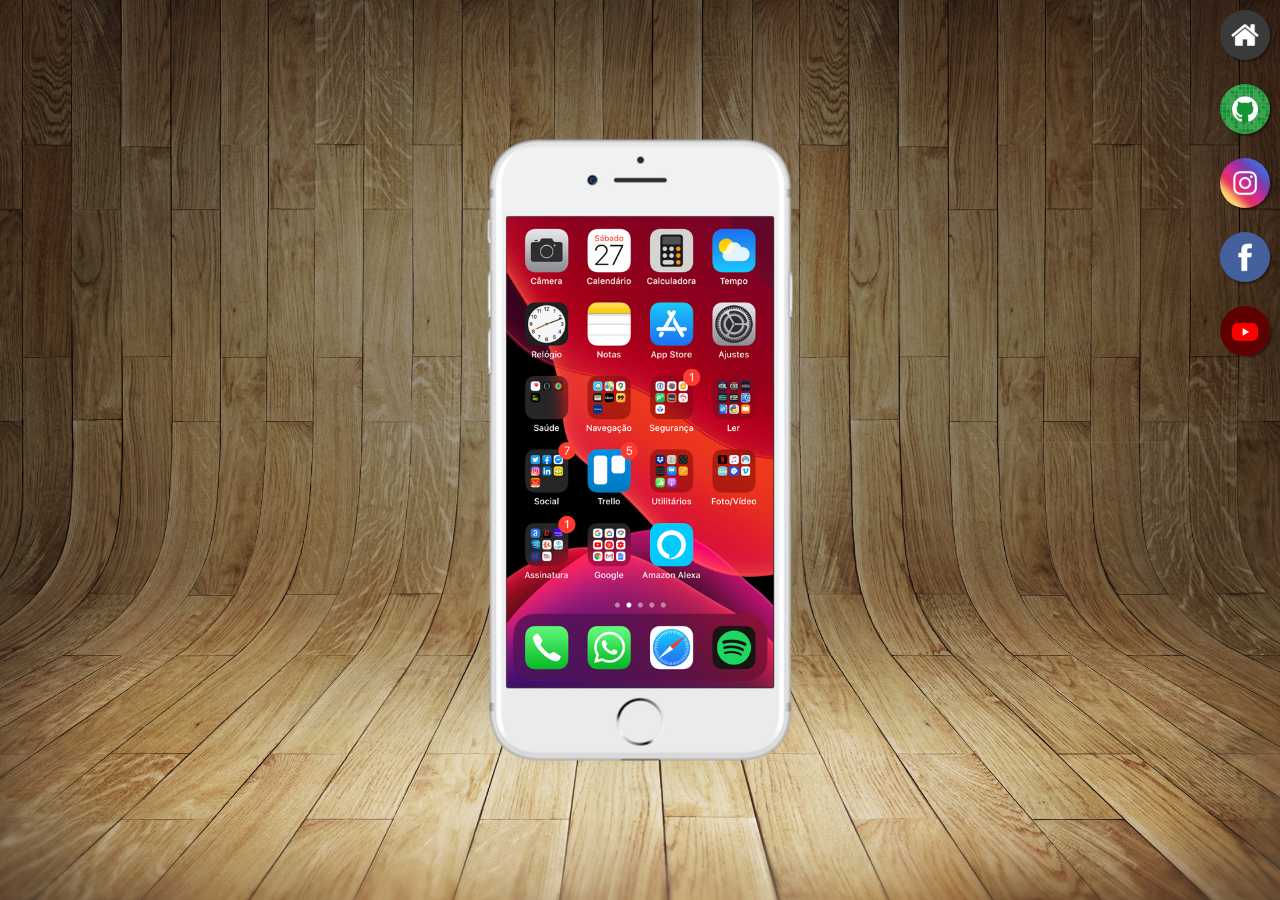
<file: index.html>
<!DOCTYPE html>
<html lang="pt-br">
<head>
    <meta charset="UTF-8">
    <meta http-equiv="X-UA-Compatible" content="IE=edge">
    <meta name="viewport" content="width=device-width, initial-scale=1.0">
    <title>Projeto redes sociais</title>
    <link rel="shortcut icon" href="imagens/favicon.ico" type="image/x-icon">
    <link rel="stylesheet" href="estilos/style.css">
</head>
<body>
    <main>
        <section id="telefone">
            <iframe src="home.html" name="tela" id="tela" frameborder="0" >Seu navegador não é compativel</iframe>
        </section>

        <section id="redes-sociais">
            <a href="home.html" target="tela"><img src="imagens/logo-home.jpg" alt=""></a><br>

            <a href="github.HTML" target="tela"><img src="imagens/logo-github.jpg" alt=""></a><br>

            <a href="instagram.html" target="tela"><img src="imagens/logo-instagram.jpg" alt=""></a><br>

            <a href="facebook.html" target="tela"><img src="imagens/logo-facebook.jpg" alt=""></a> <br>

            <a href="youtube.html" target="tela"><img src="imagens/logo-youtube.jpg" alt=""></a>
            

        </section>
    </main>
</body>
</html>
</file>
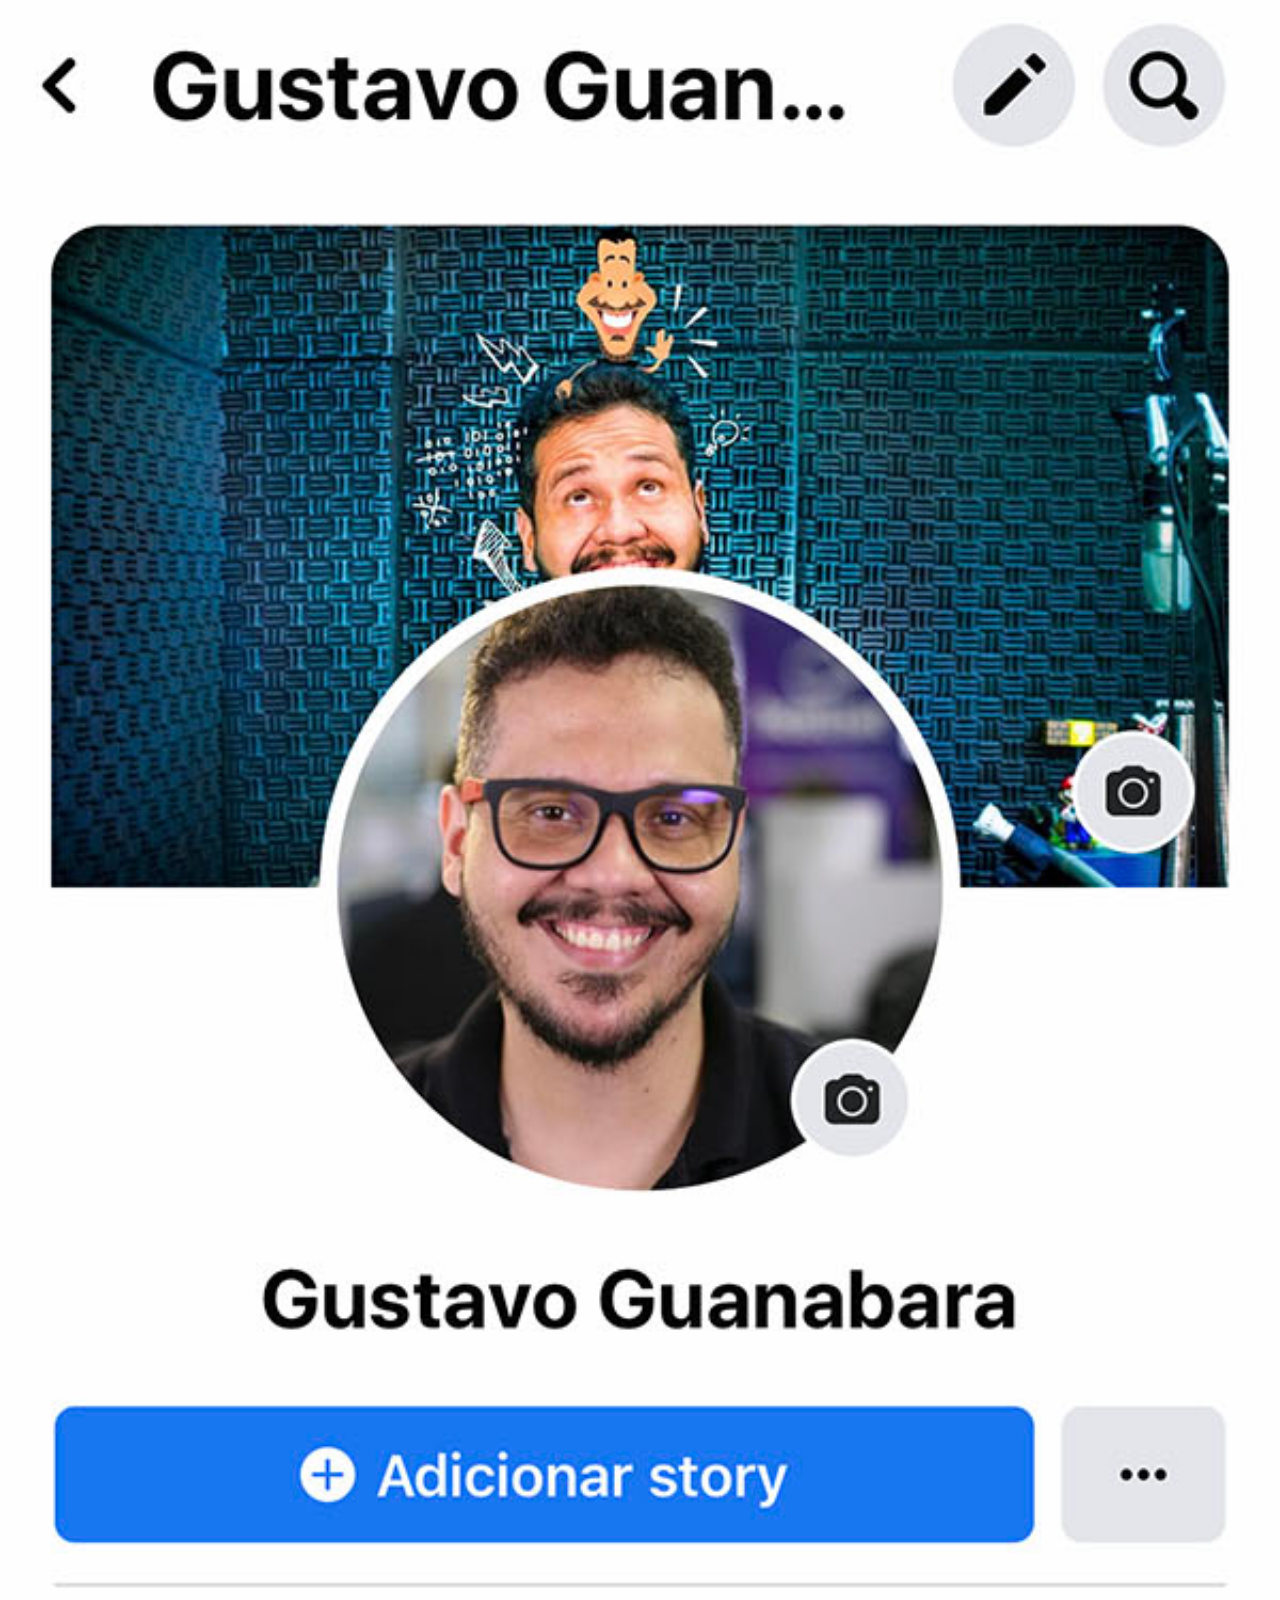
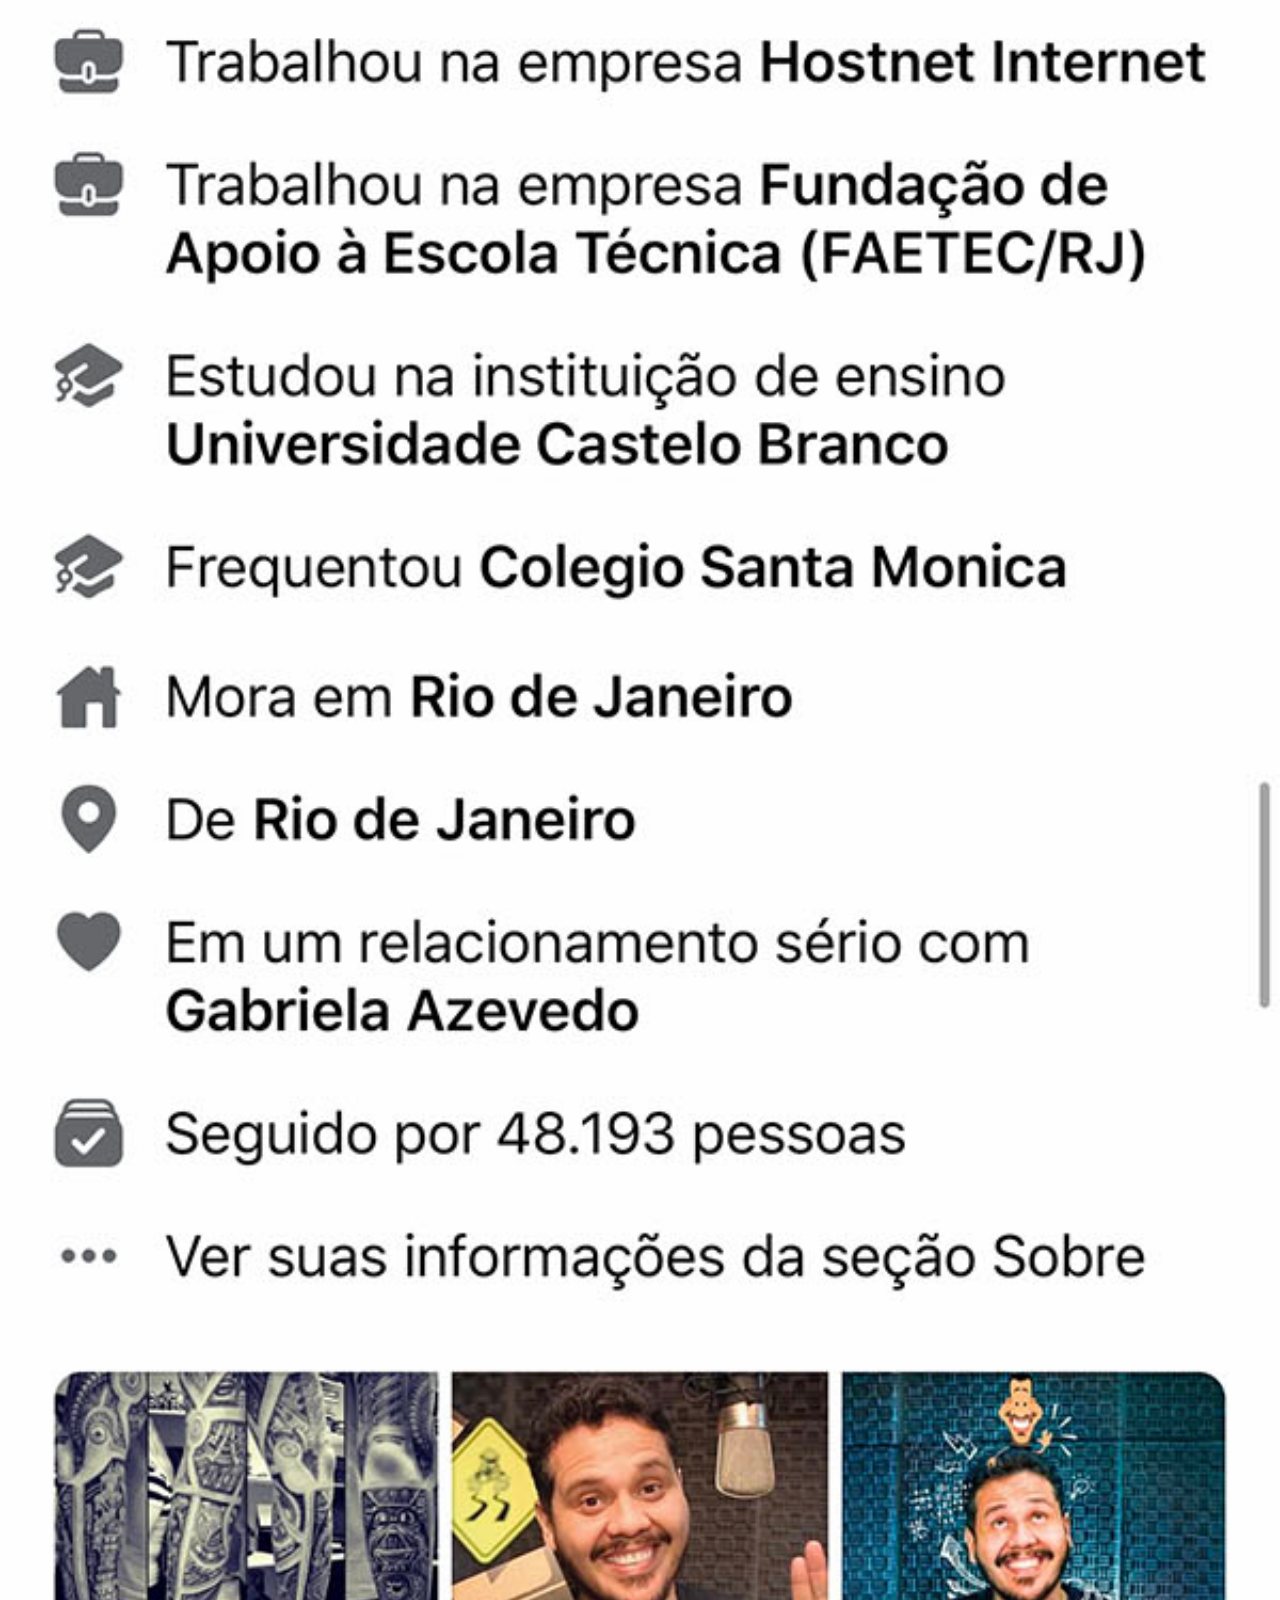
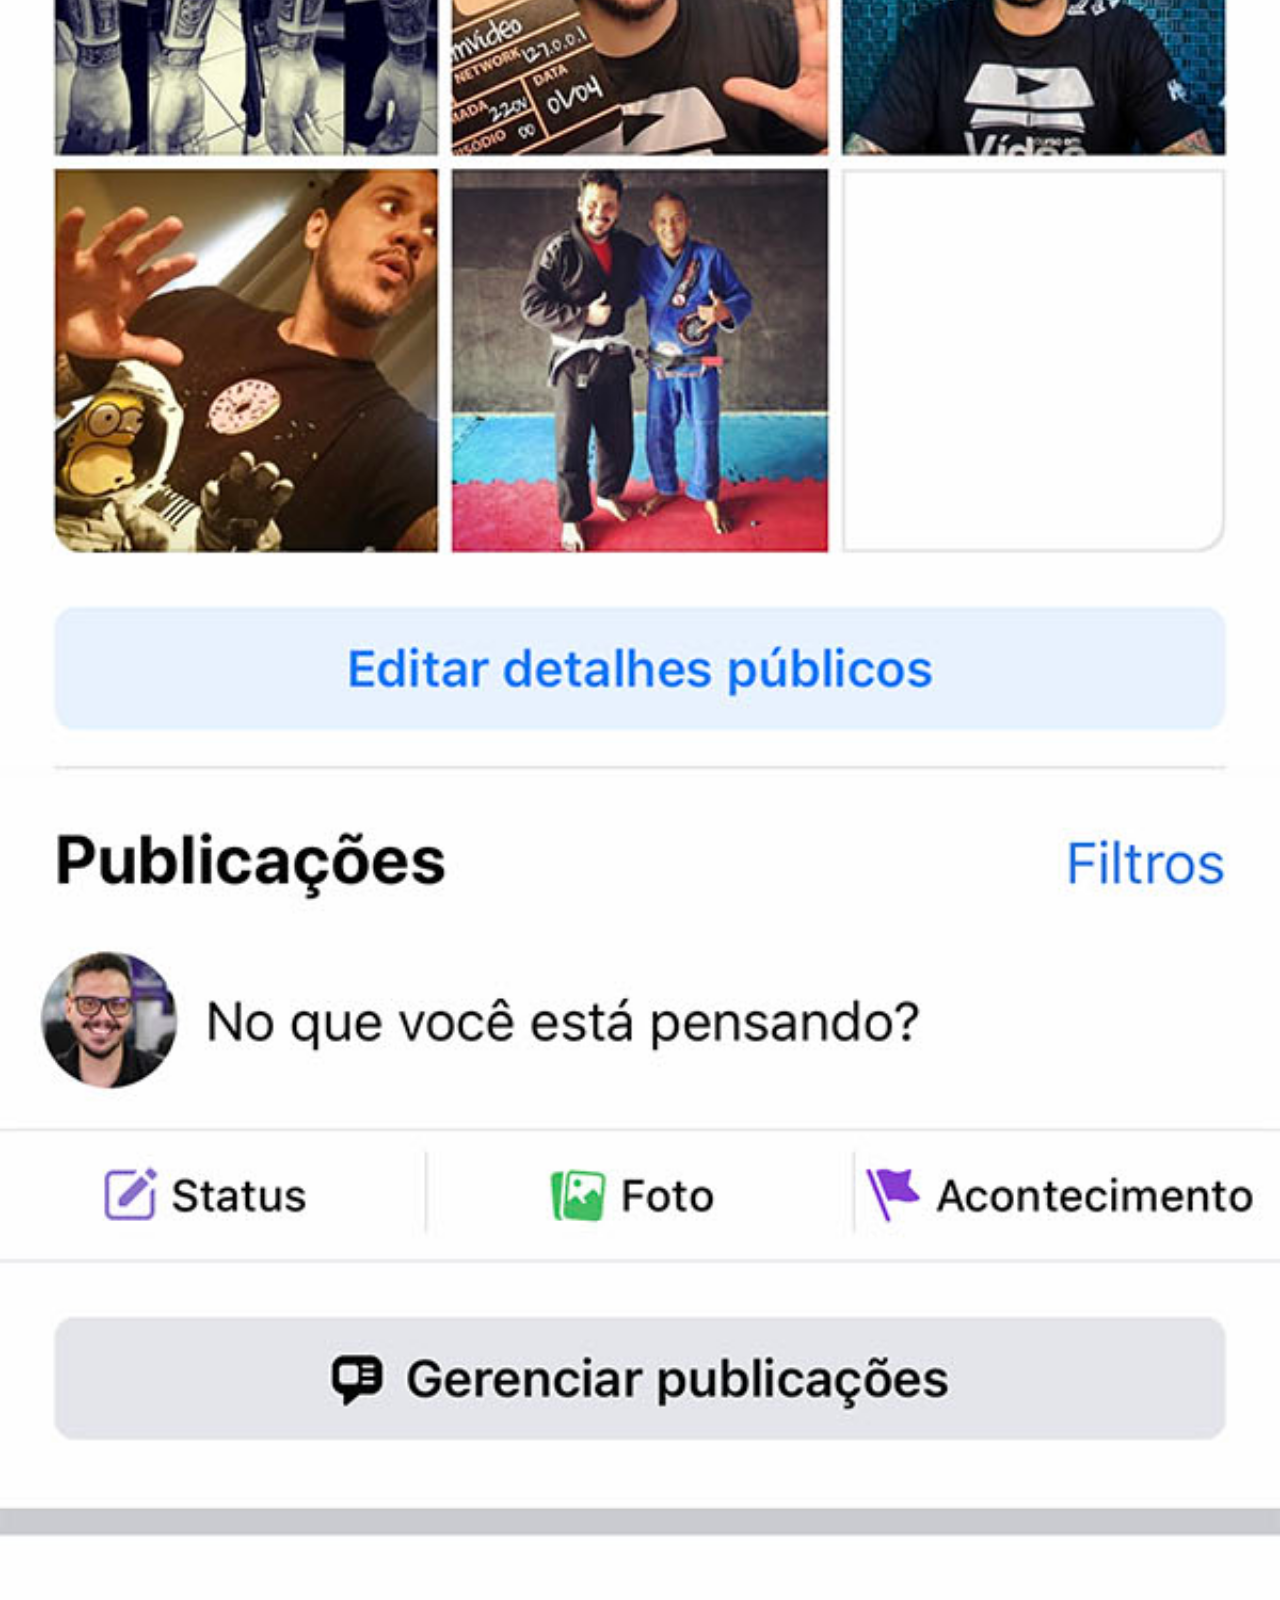
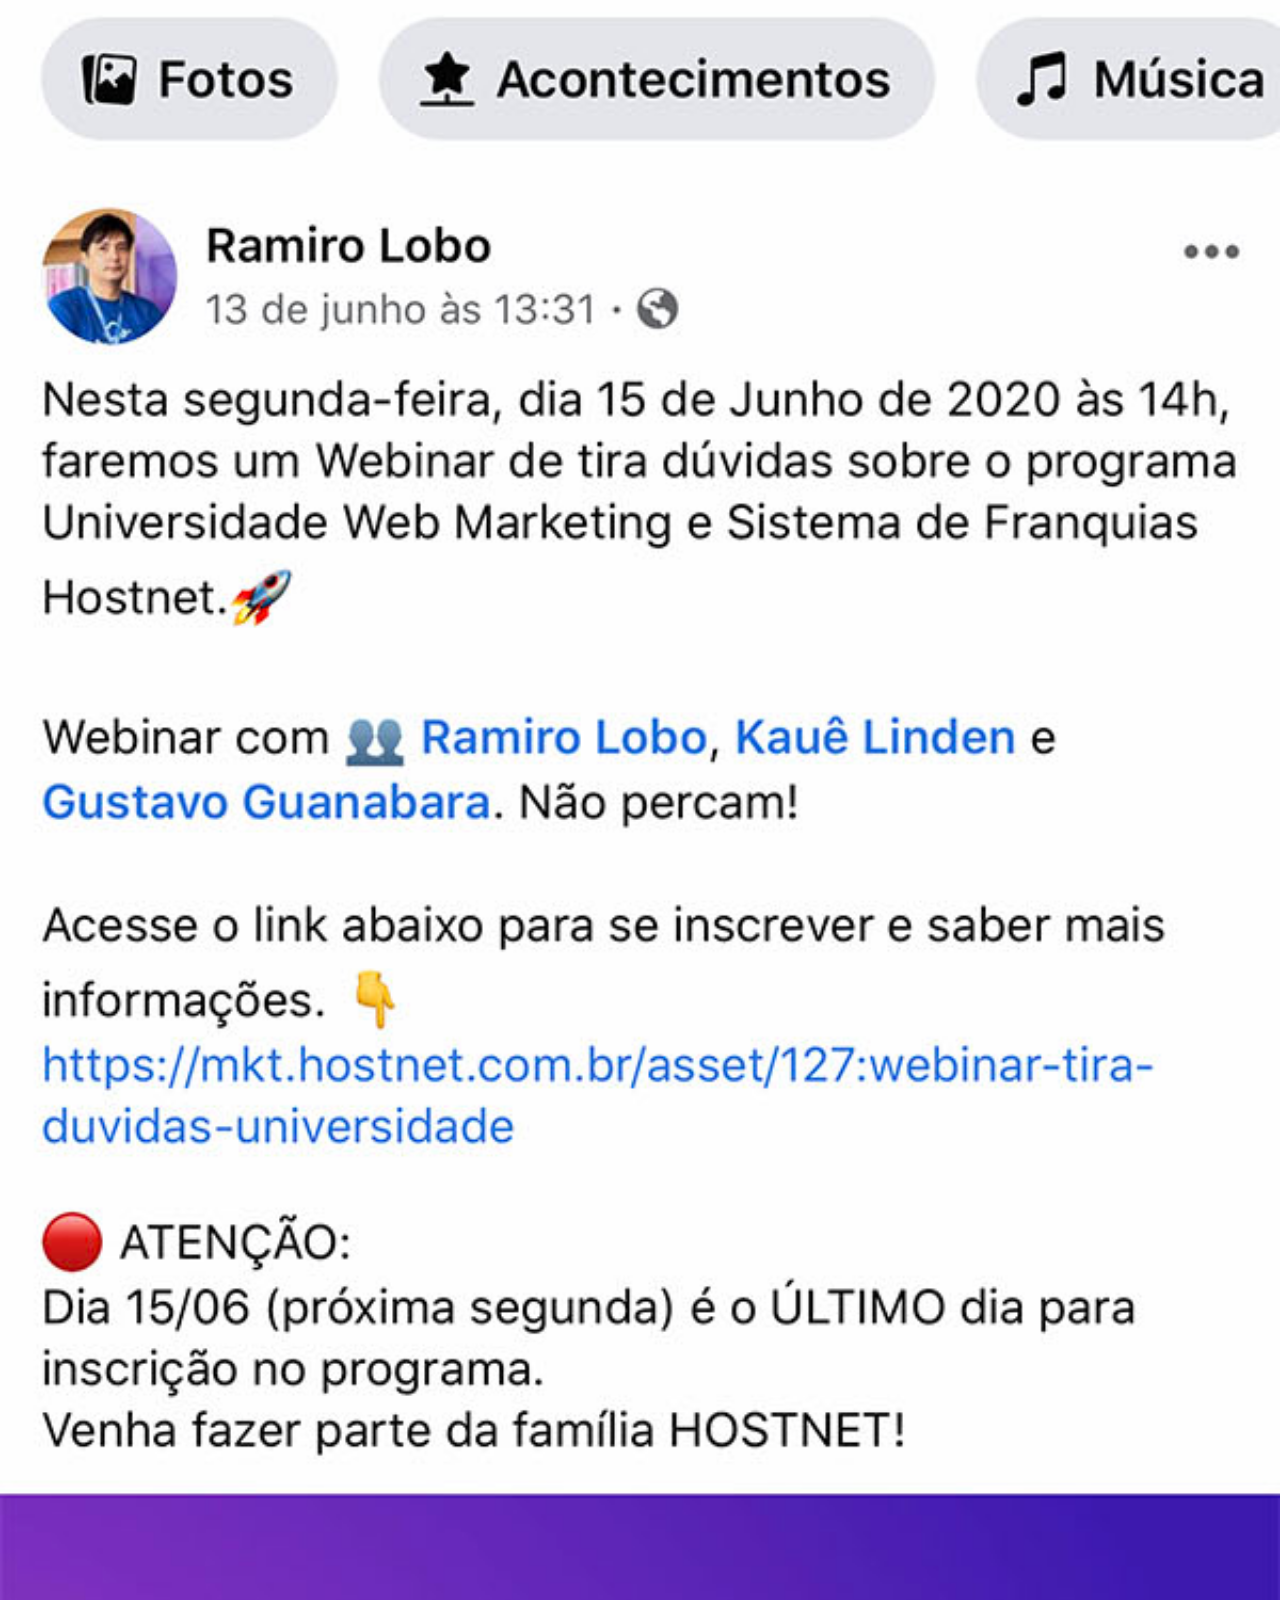
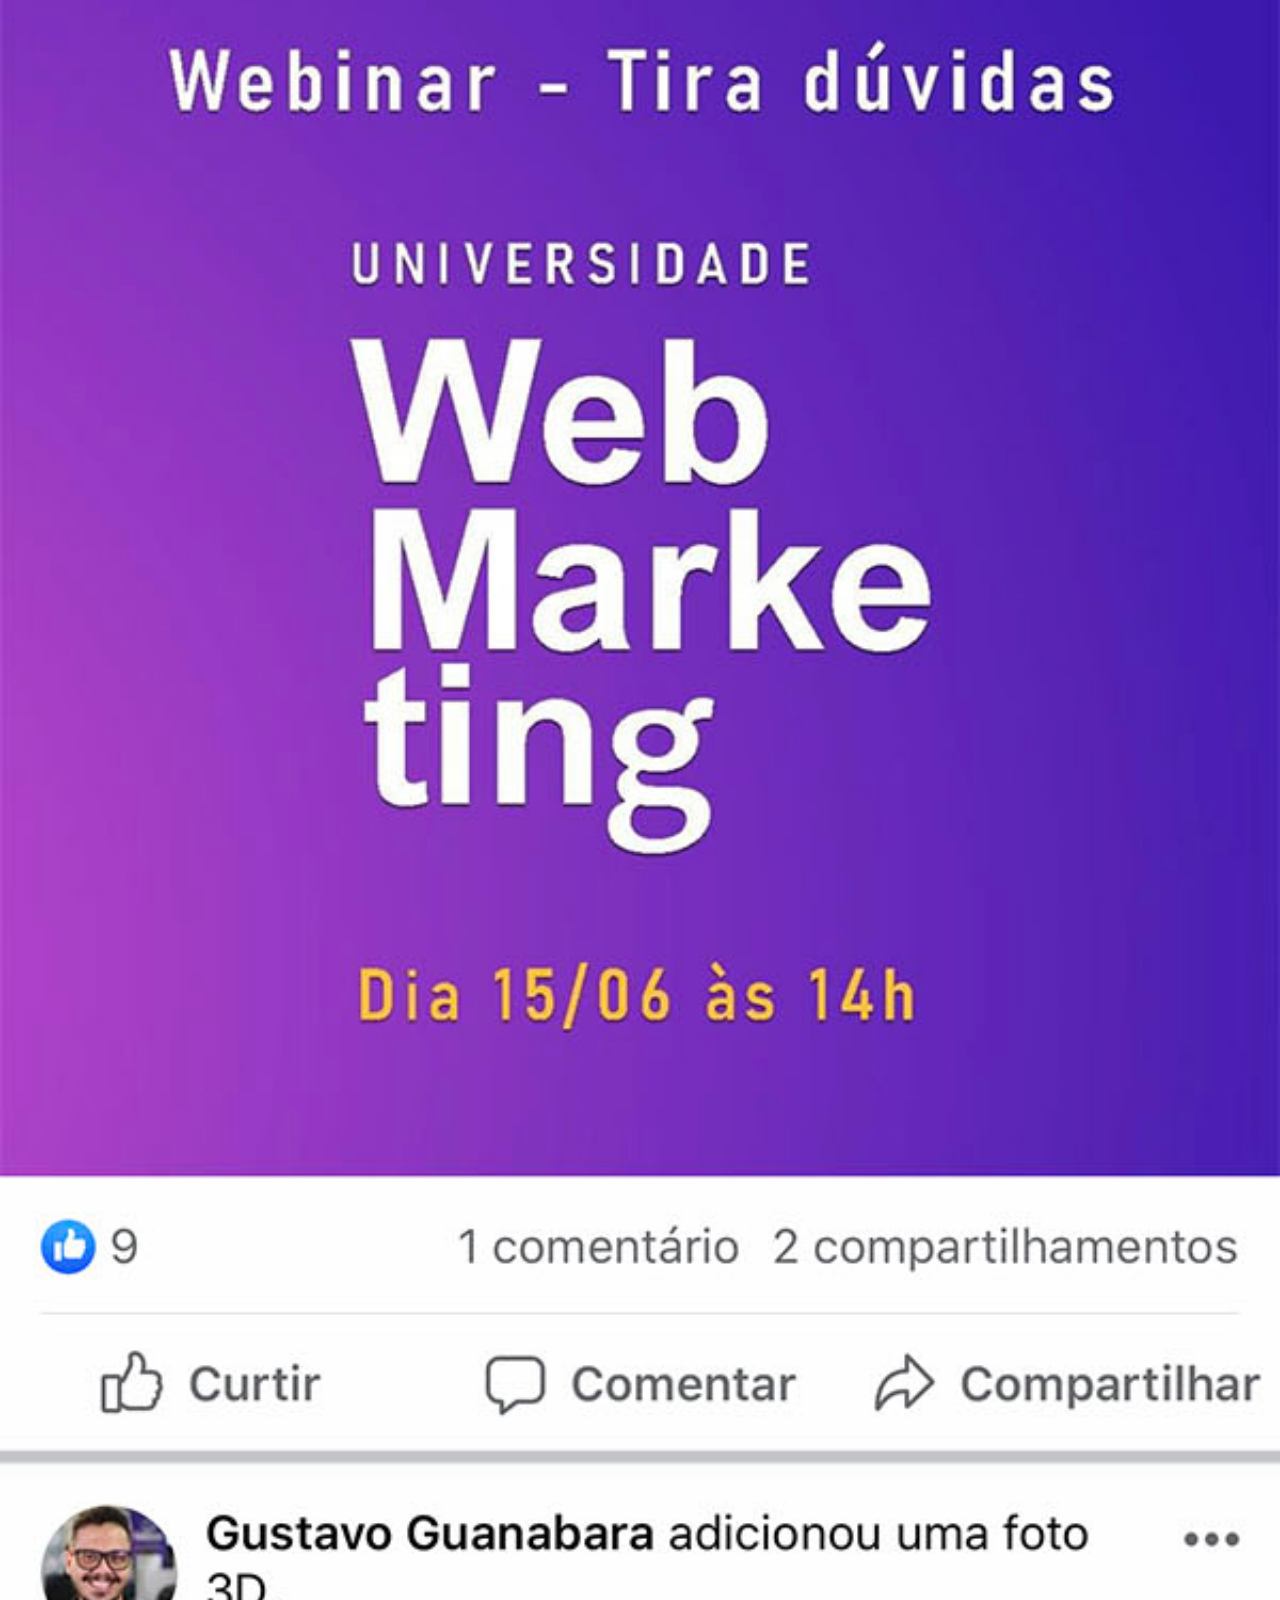
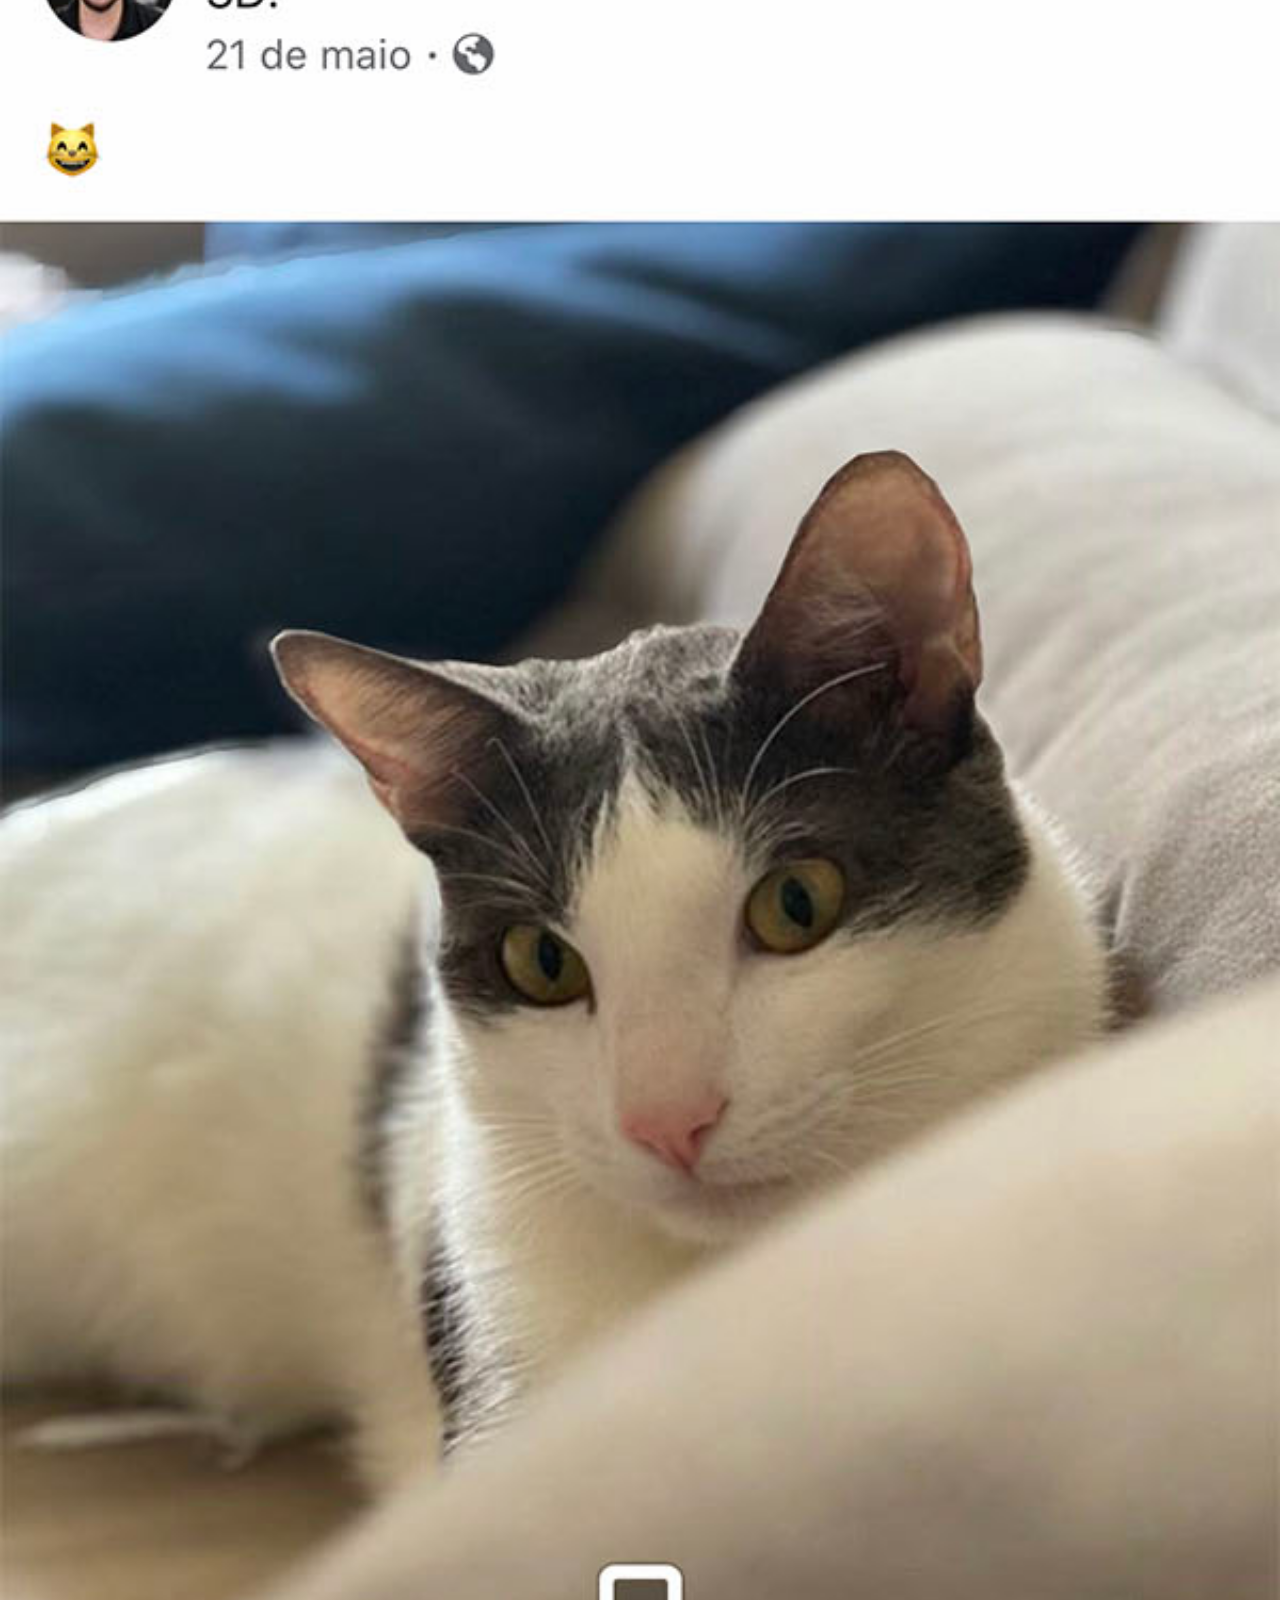
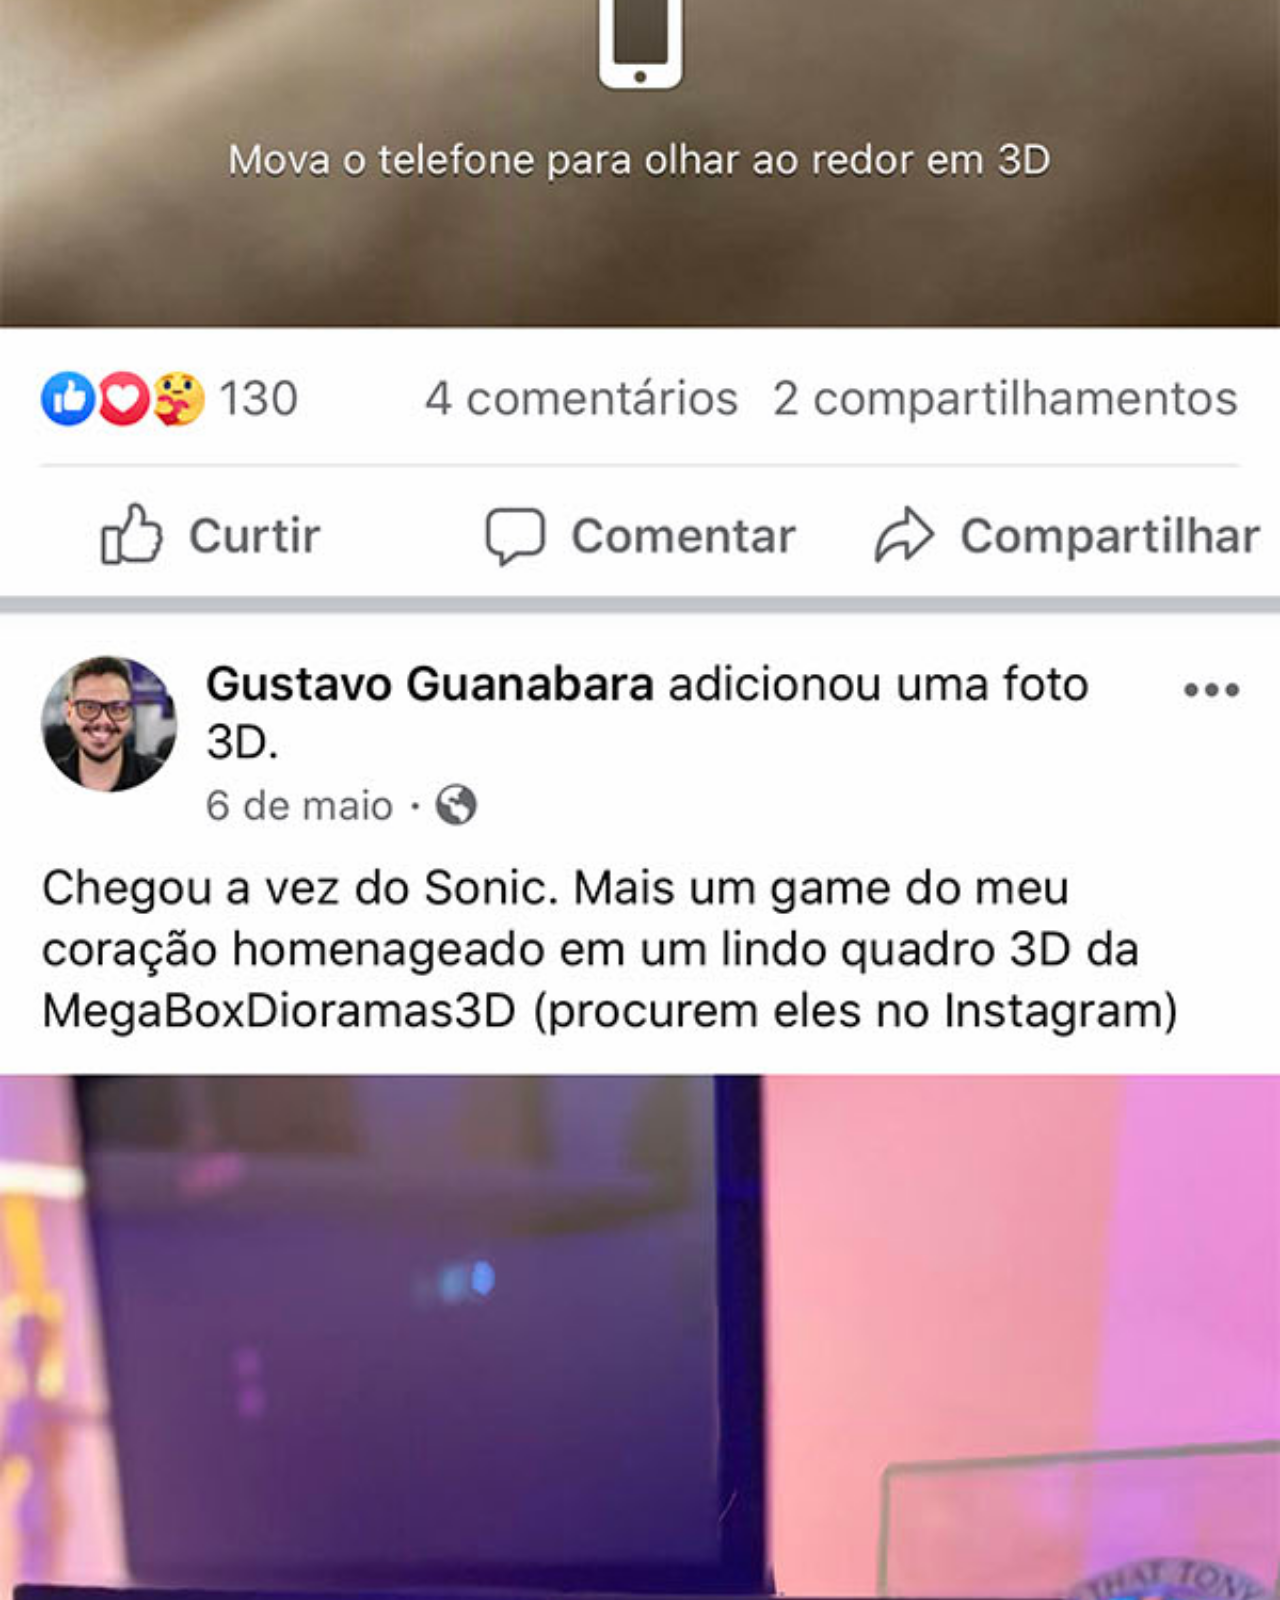
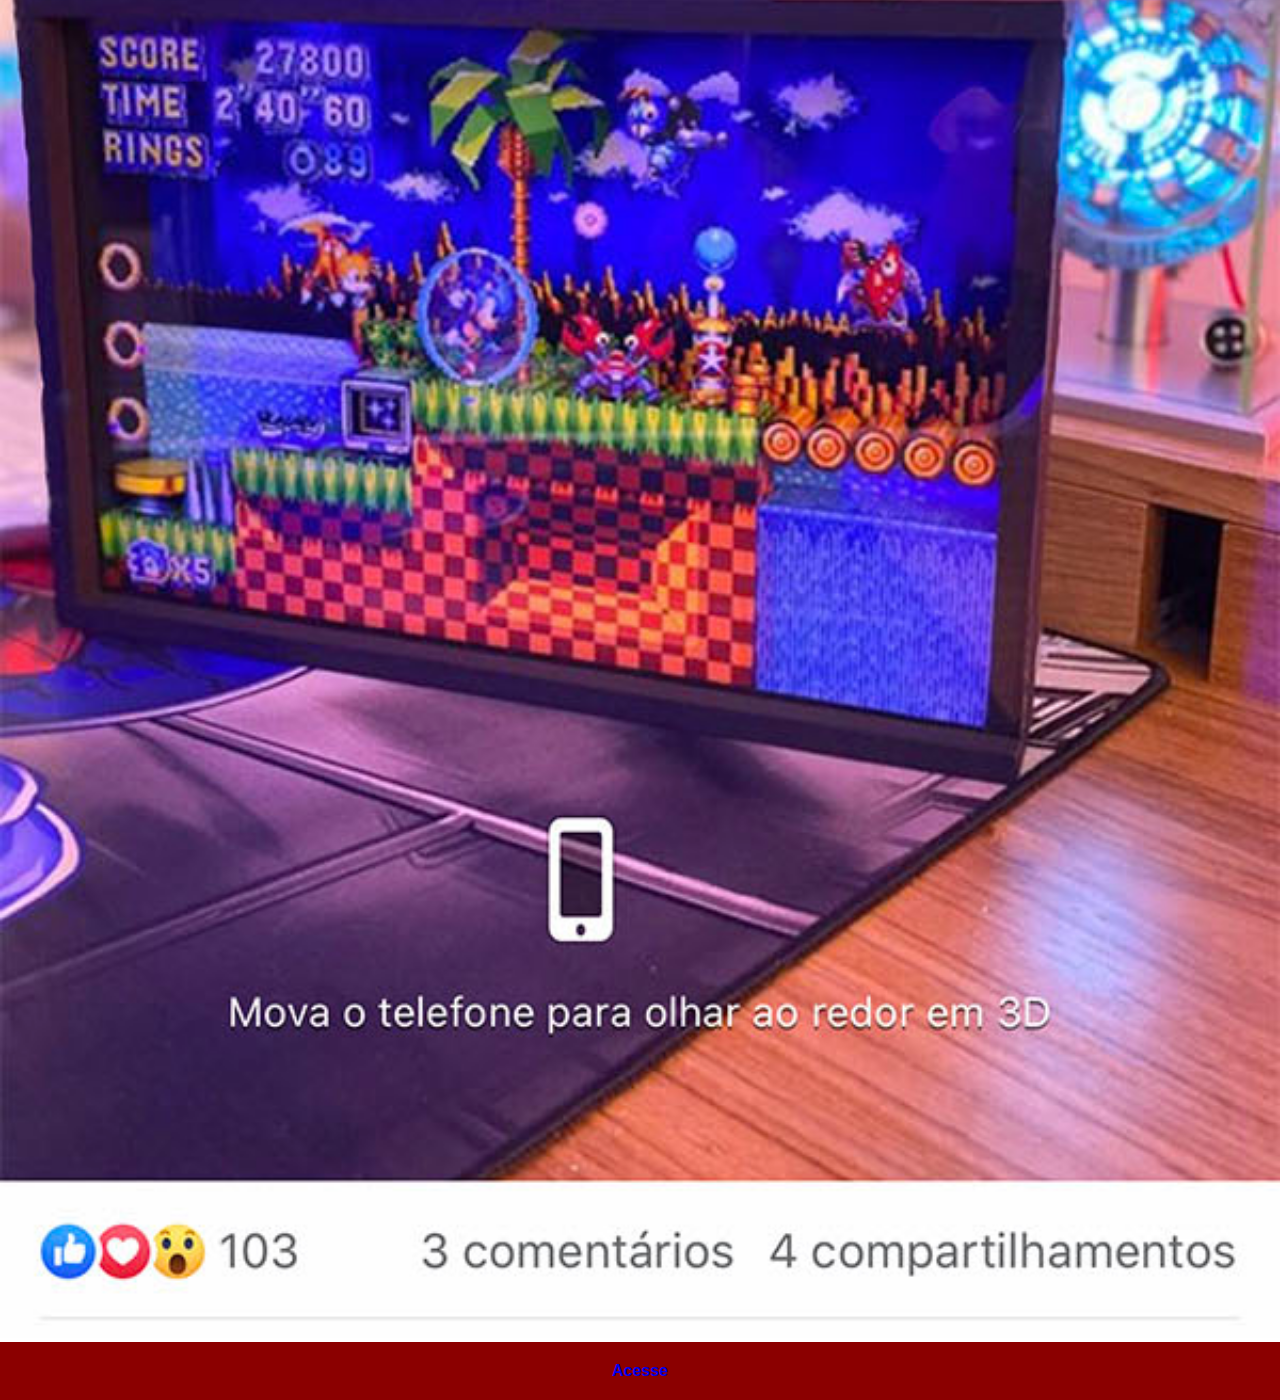
<file: facebook.html>
<!DOCTYPE html>
<html lang="pt-br">
<head>
    <meta charset="UTF-8">
    <meta http-equiv="X-UA-Compatible" content="IE=edge">
    <meta name="viewport" content="width=device-width, initial-scale=1.0">
    <title>Facebook</title>
    <link rel="stylesheet" href="estilos/social.css">
</head>
<body>
    <img src="imagens/tela-facebook.jpg" alt="Facebook">
    <a href="www.facebook.com/gustavoguanabara" target="_blank">Acesse</a>
</body>
</html>
</file>
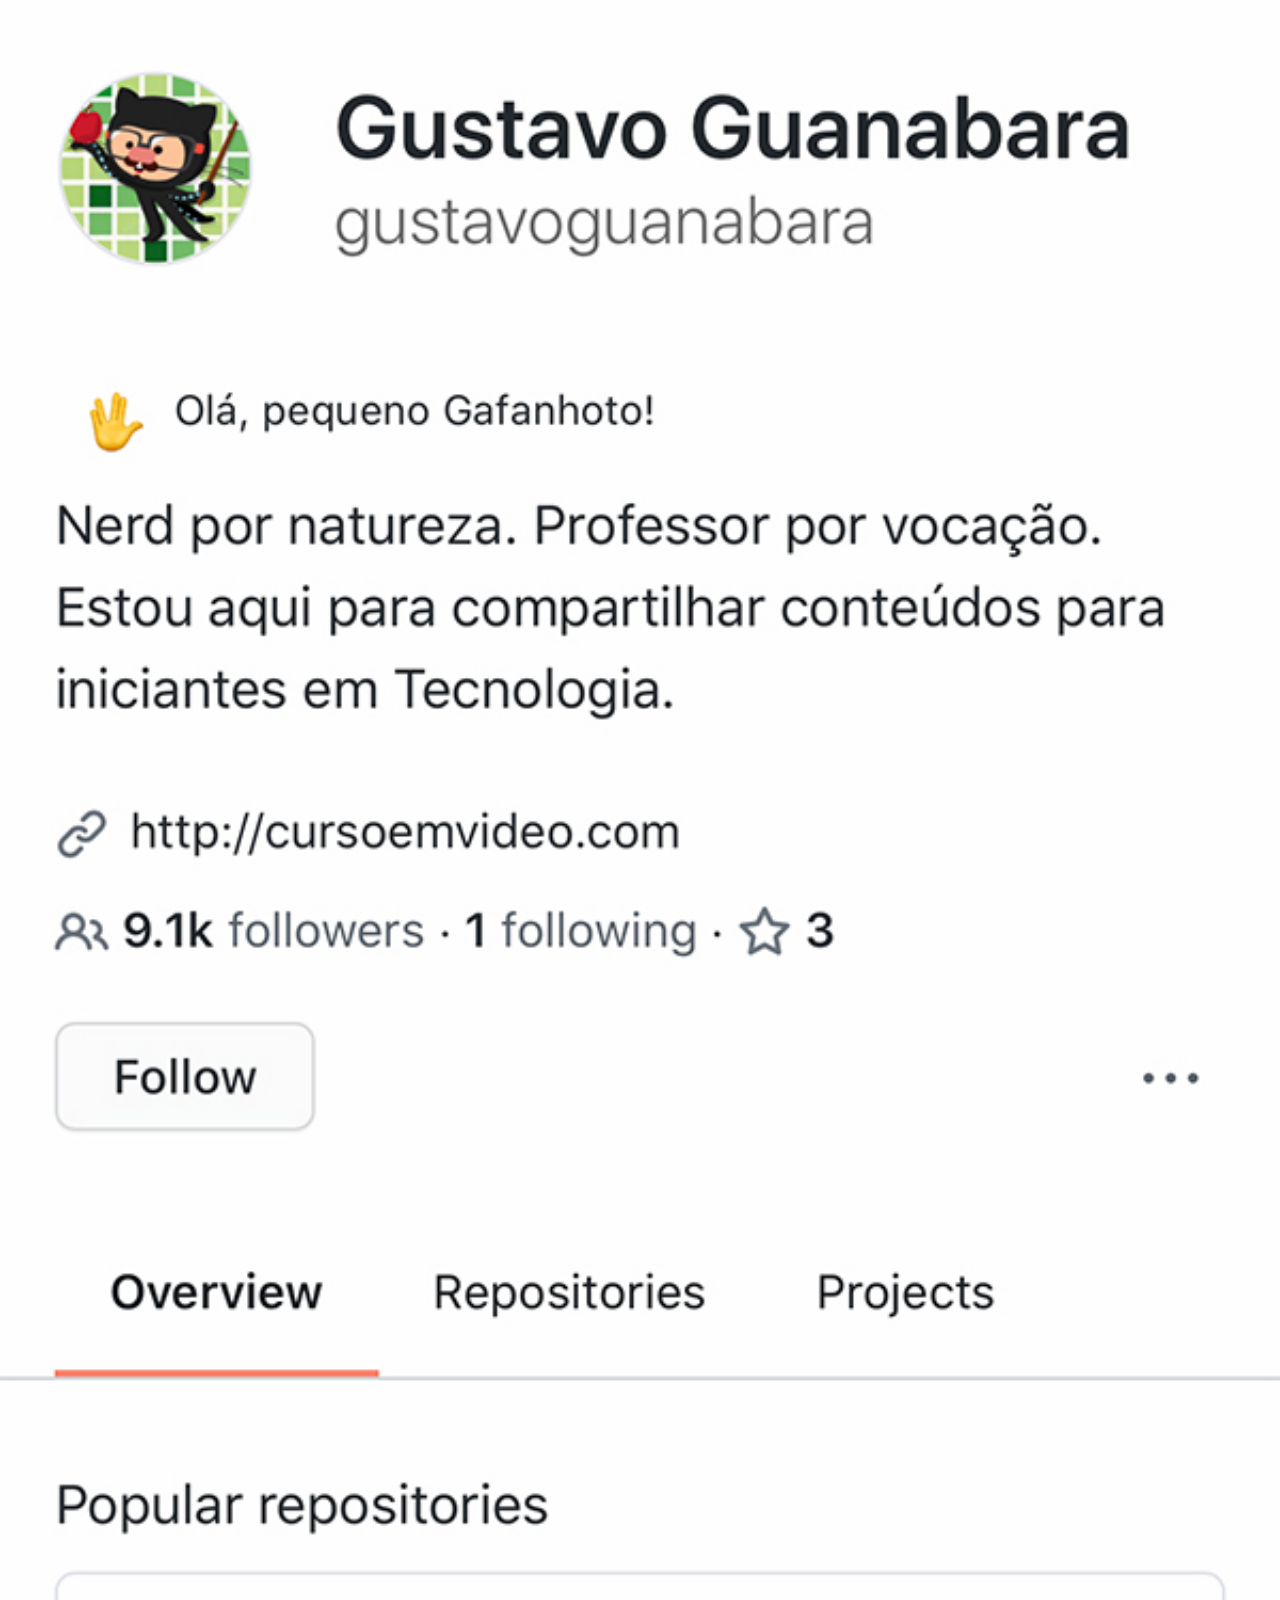
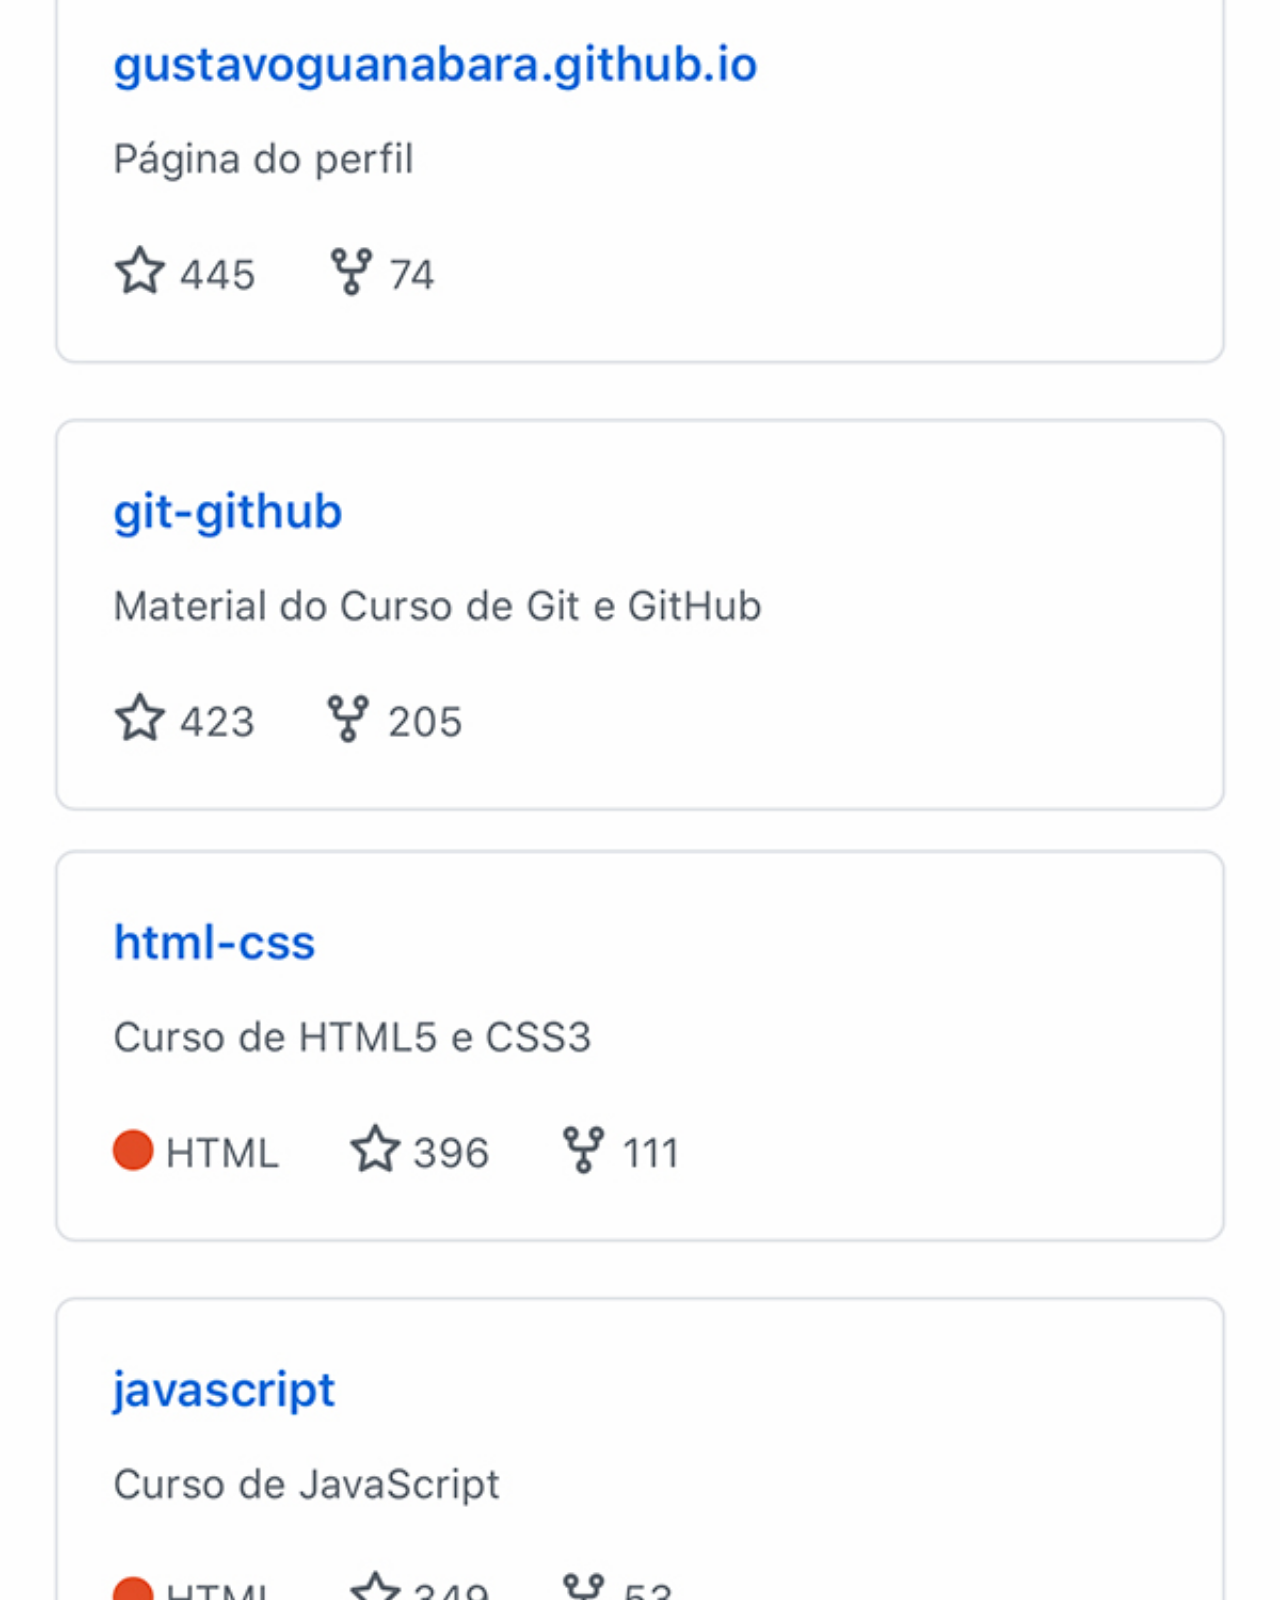
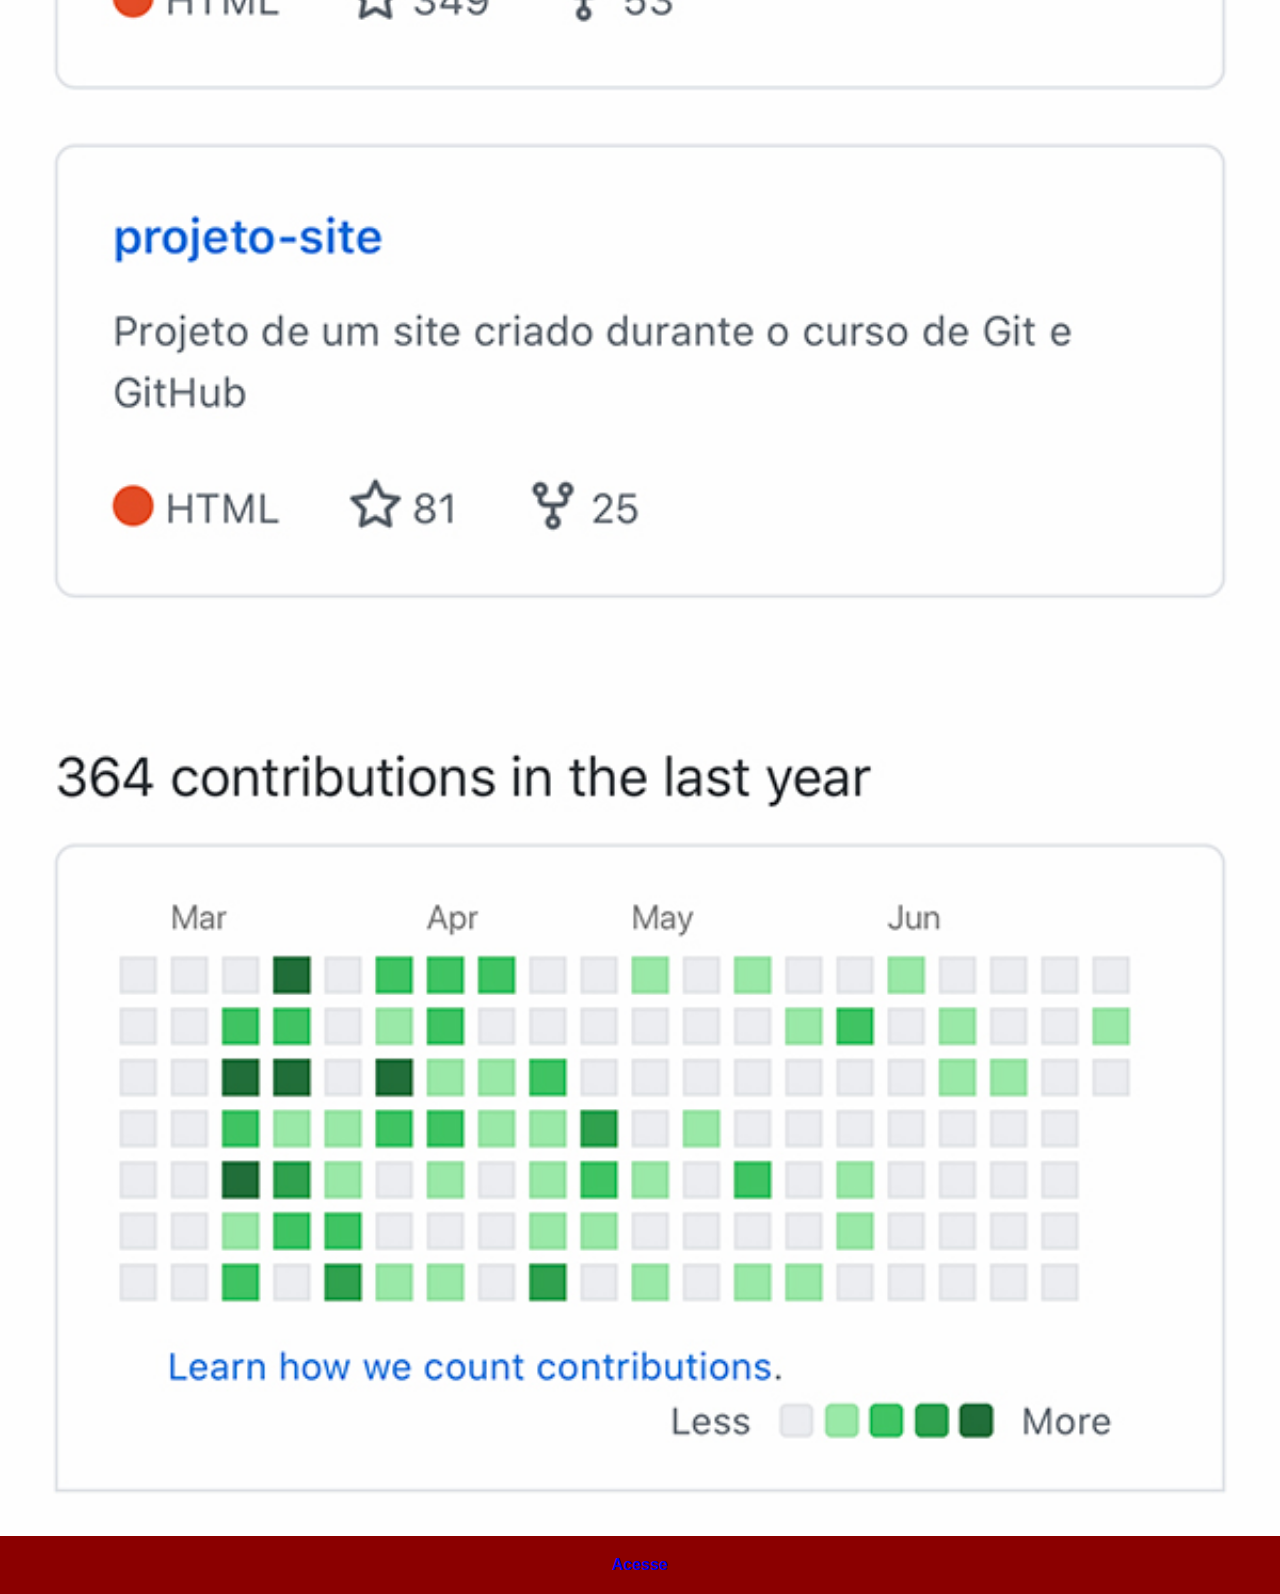
<file: github.HTML>
<!DOCTYPE html>
<html lang="pt-br">
<head>
    <meta charset="UTF-8">
    <meta http-equiv="X-UA-Compatible" content="IE=edge">
    <meta name="viewport" content="width=device-width, initial-scale=1.0">
    <title>Github</title>
    <link rel="stylesheet" href="estilos/social.css">
</head>
<body>
    <img src="imagens/tela-github.jpg" alt="Github">
    <a href="https://github.com/Nathanfranca">Acesse</a>
</body>
</html>
</file>
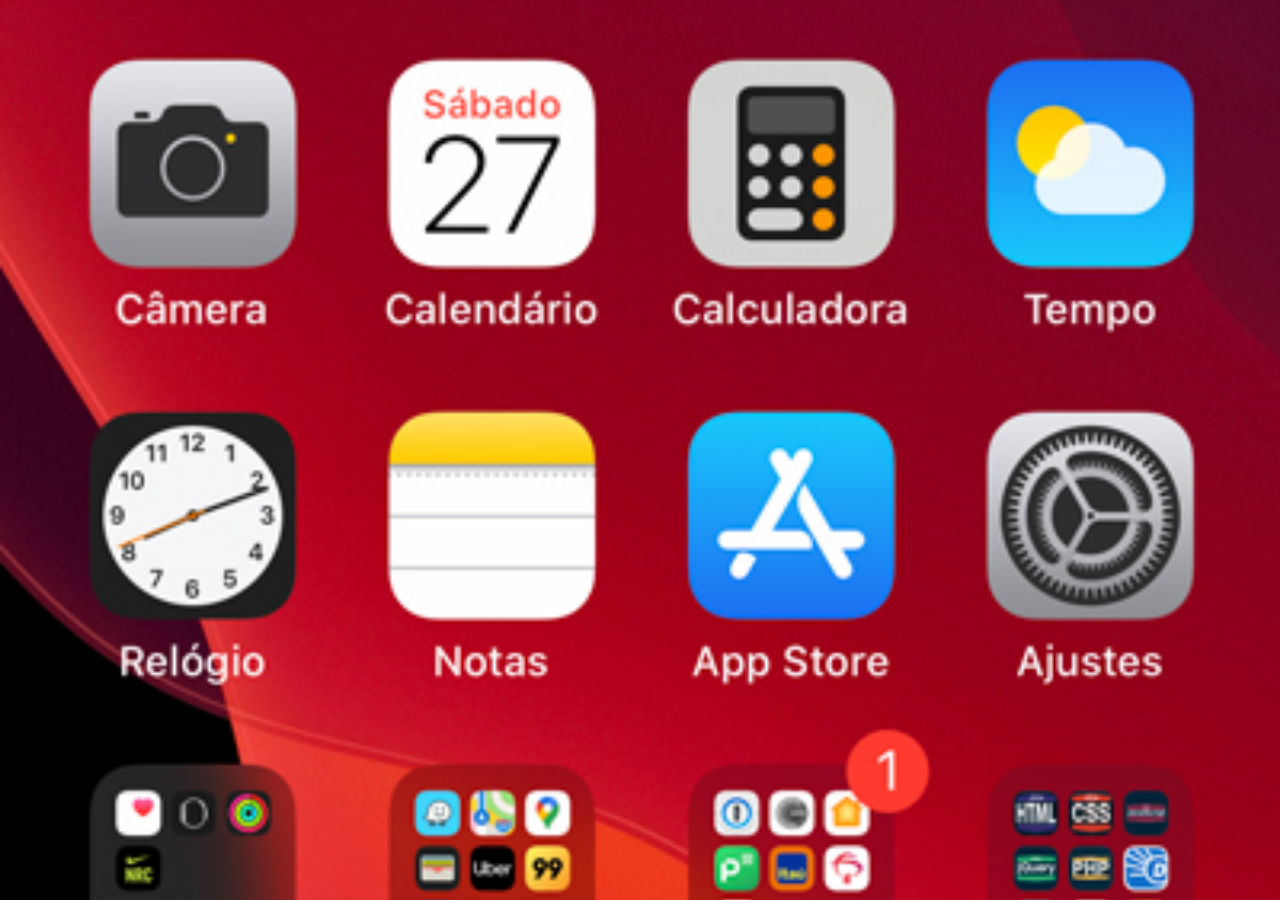
<file: home.html>
<!DOCTYPE html>
<html lang="pt-br">
<head>
    <meta charset="UTF-8">
    <meta http-equiv="X-UA-Compatible" content="IE=edge">
    <meta name="viewport" content="width=device-width, initial-scale=1.0">
    <title>Home</title>
    <style>
        * {
            margin: 0px;
            padding: 0px;
        }

        body {
            width: 100vw;
            height: 100vh;
            background: black url('imagens/tela-home.jpg') no-repeat top center;
            background-size: cover;
        }
    </style>
</head>
<body>
    
</body>
</html>
</file>
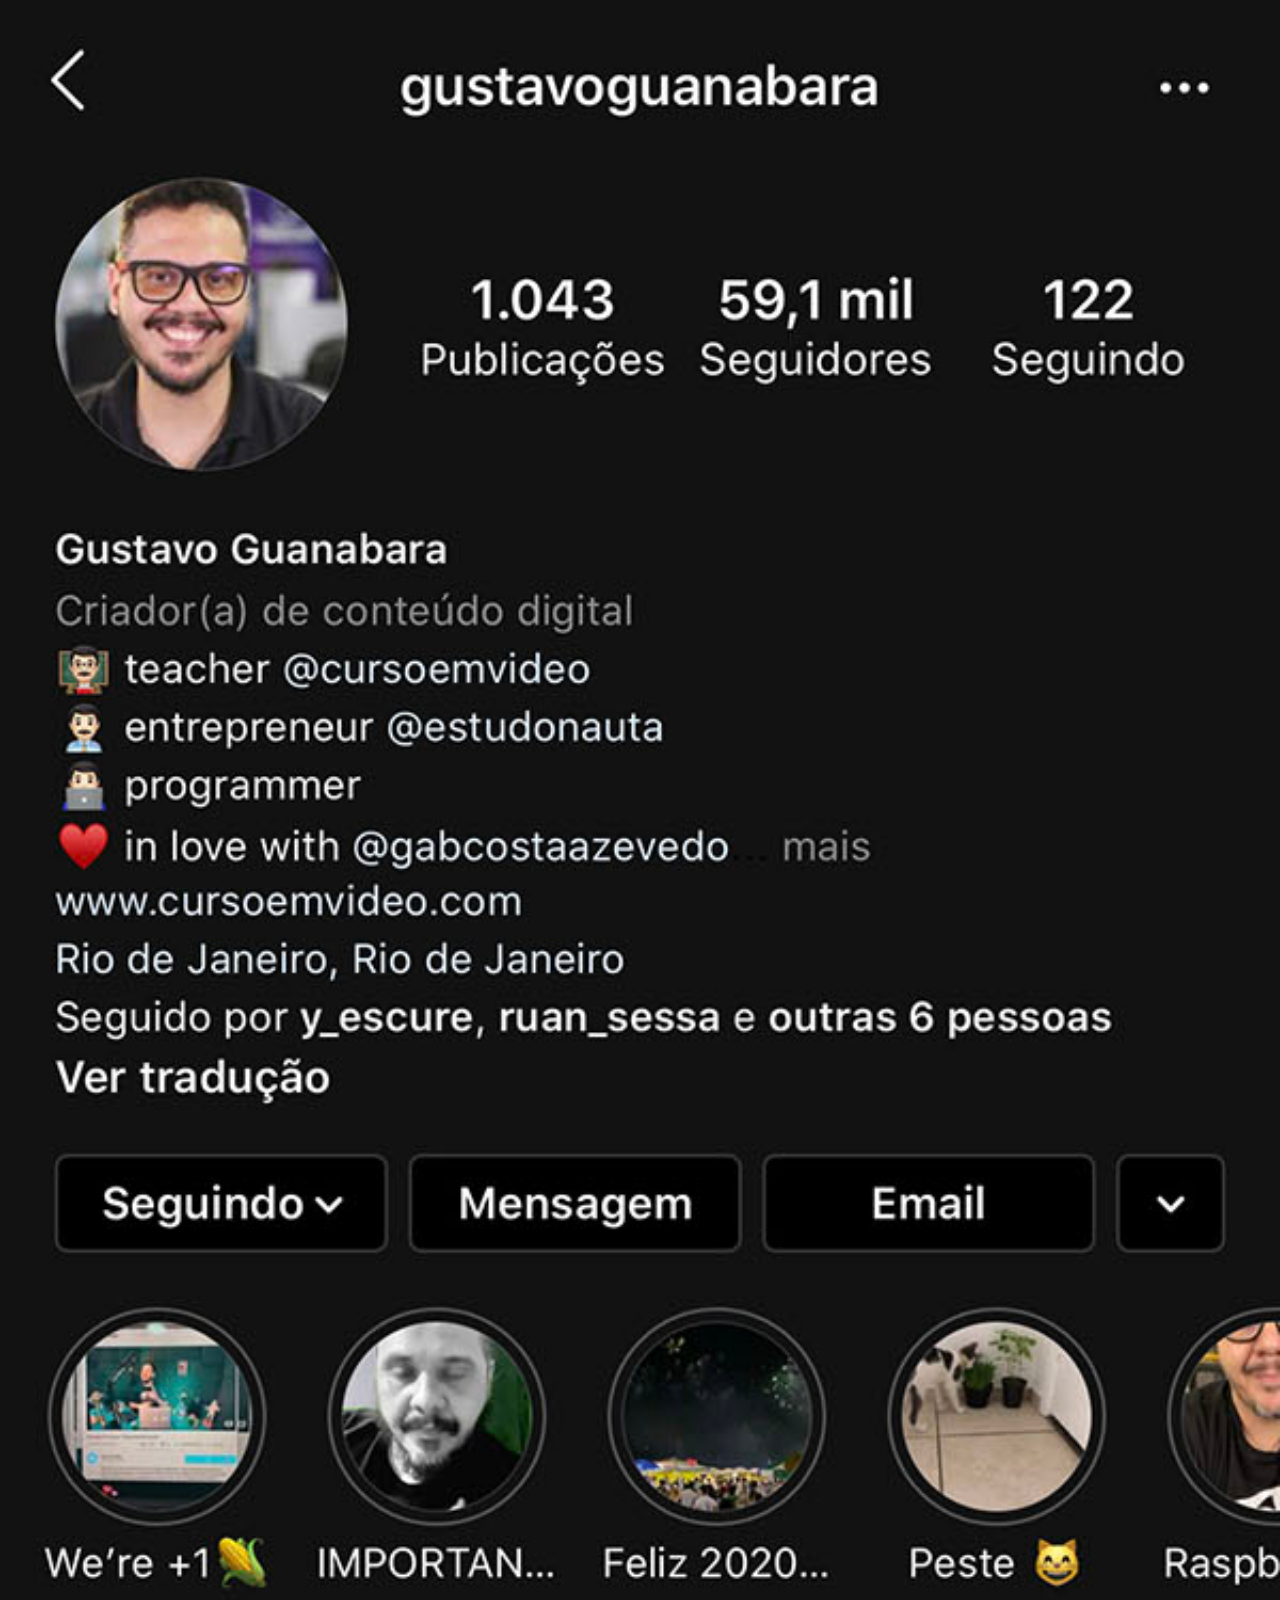
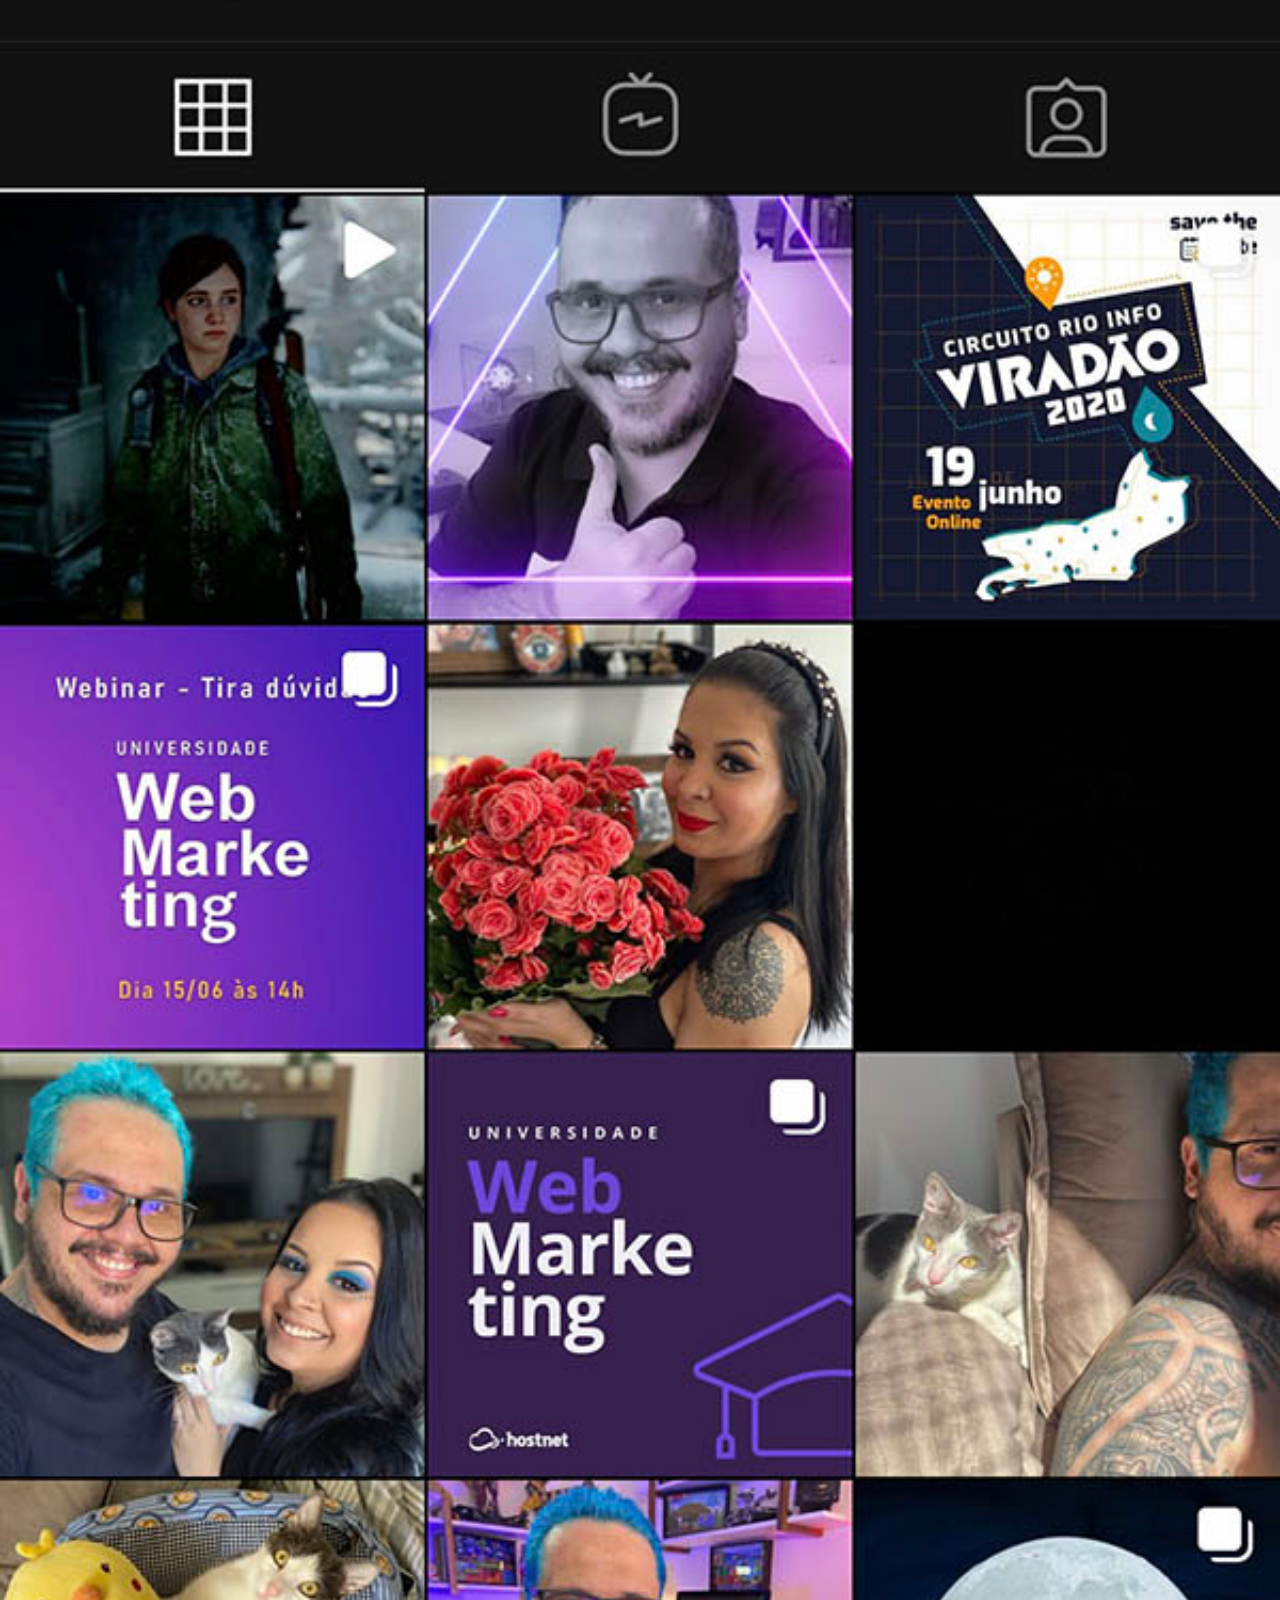
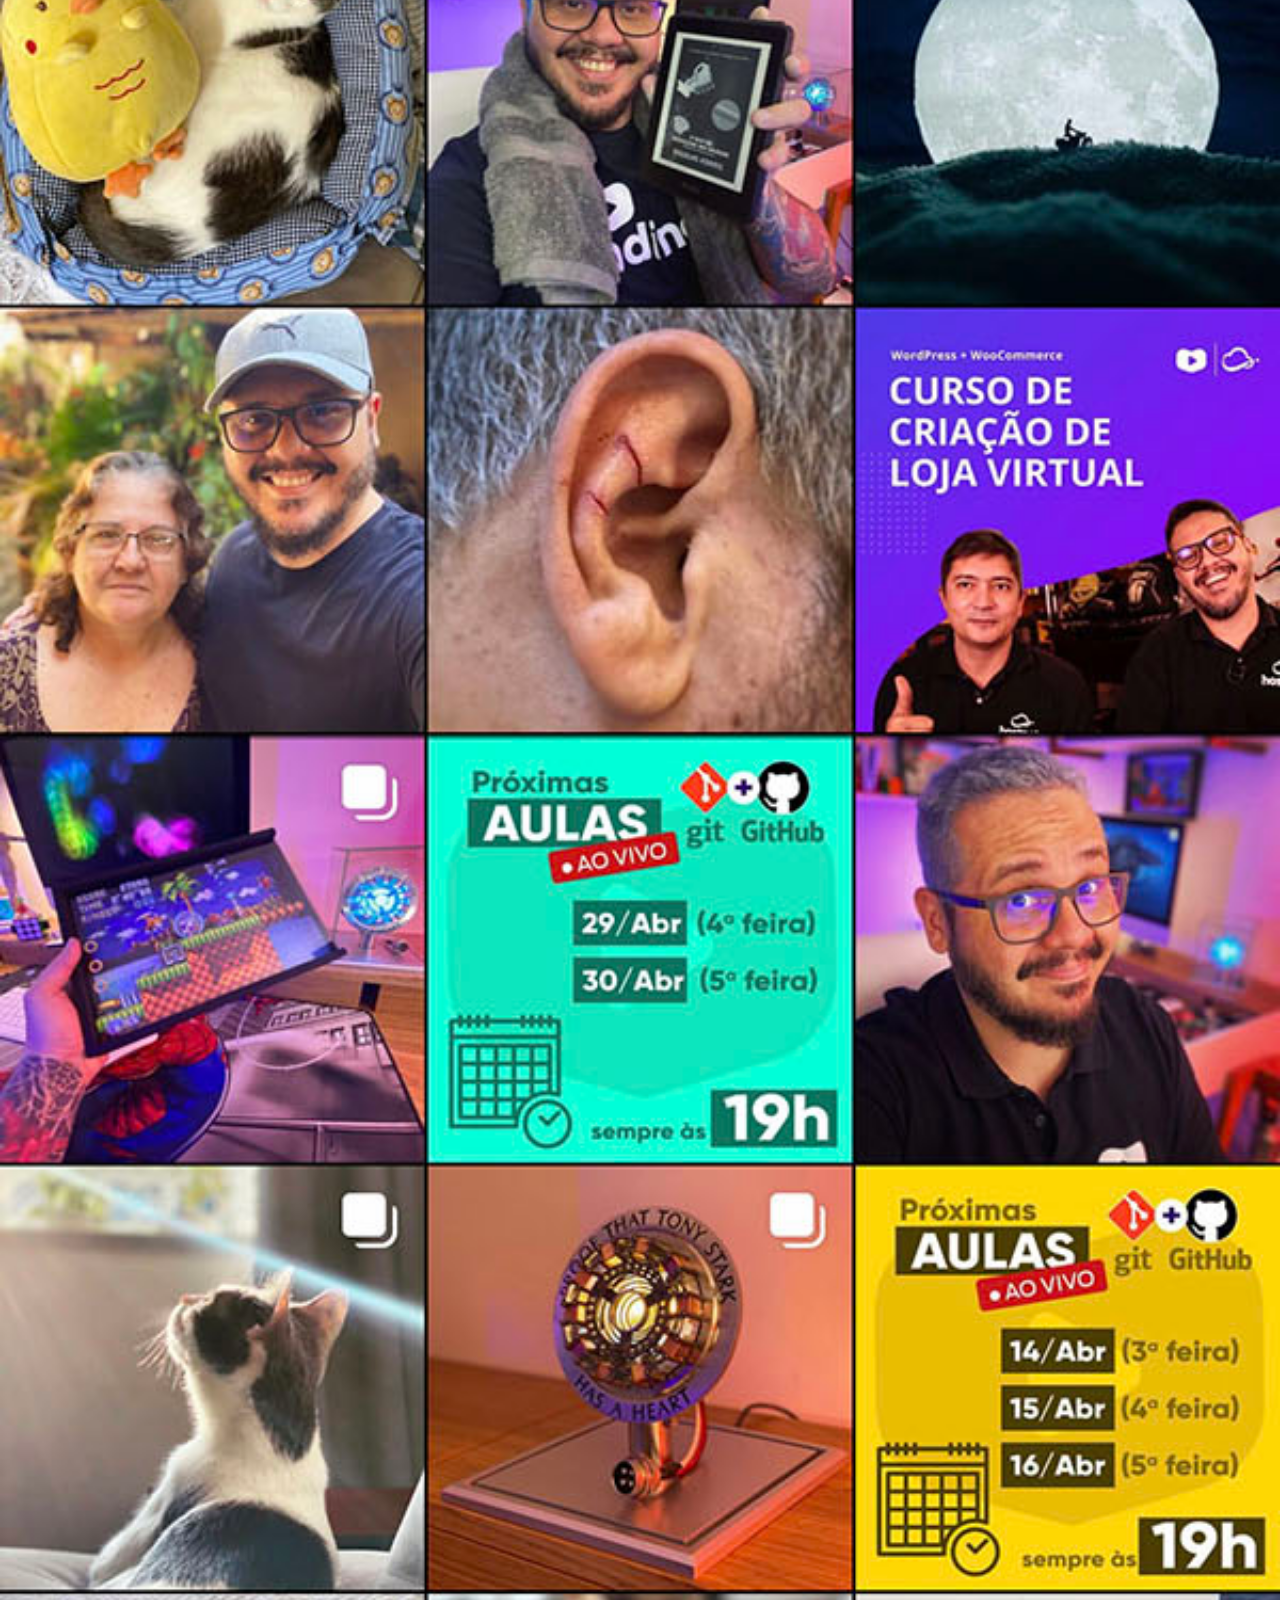
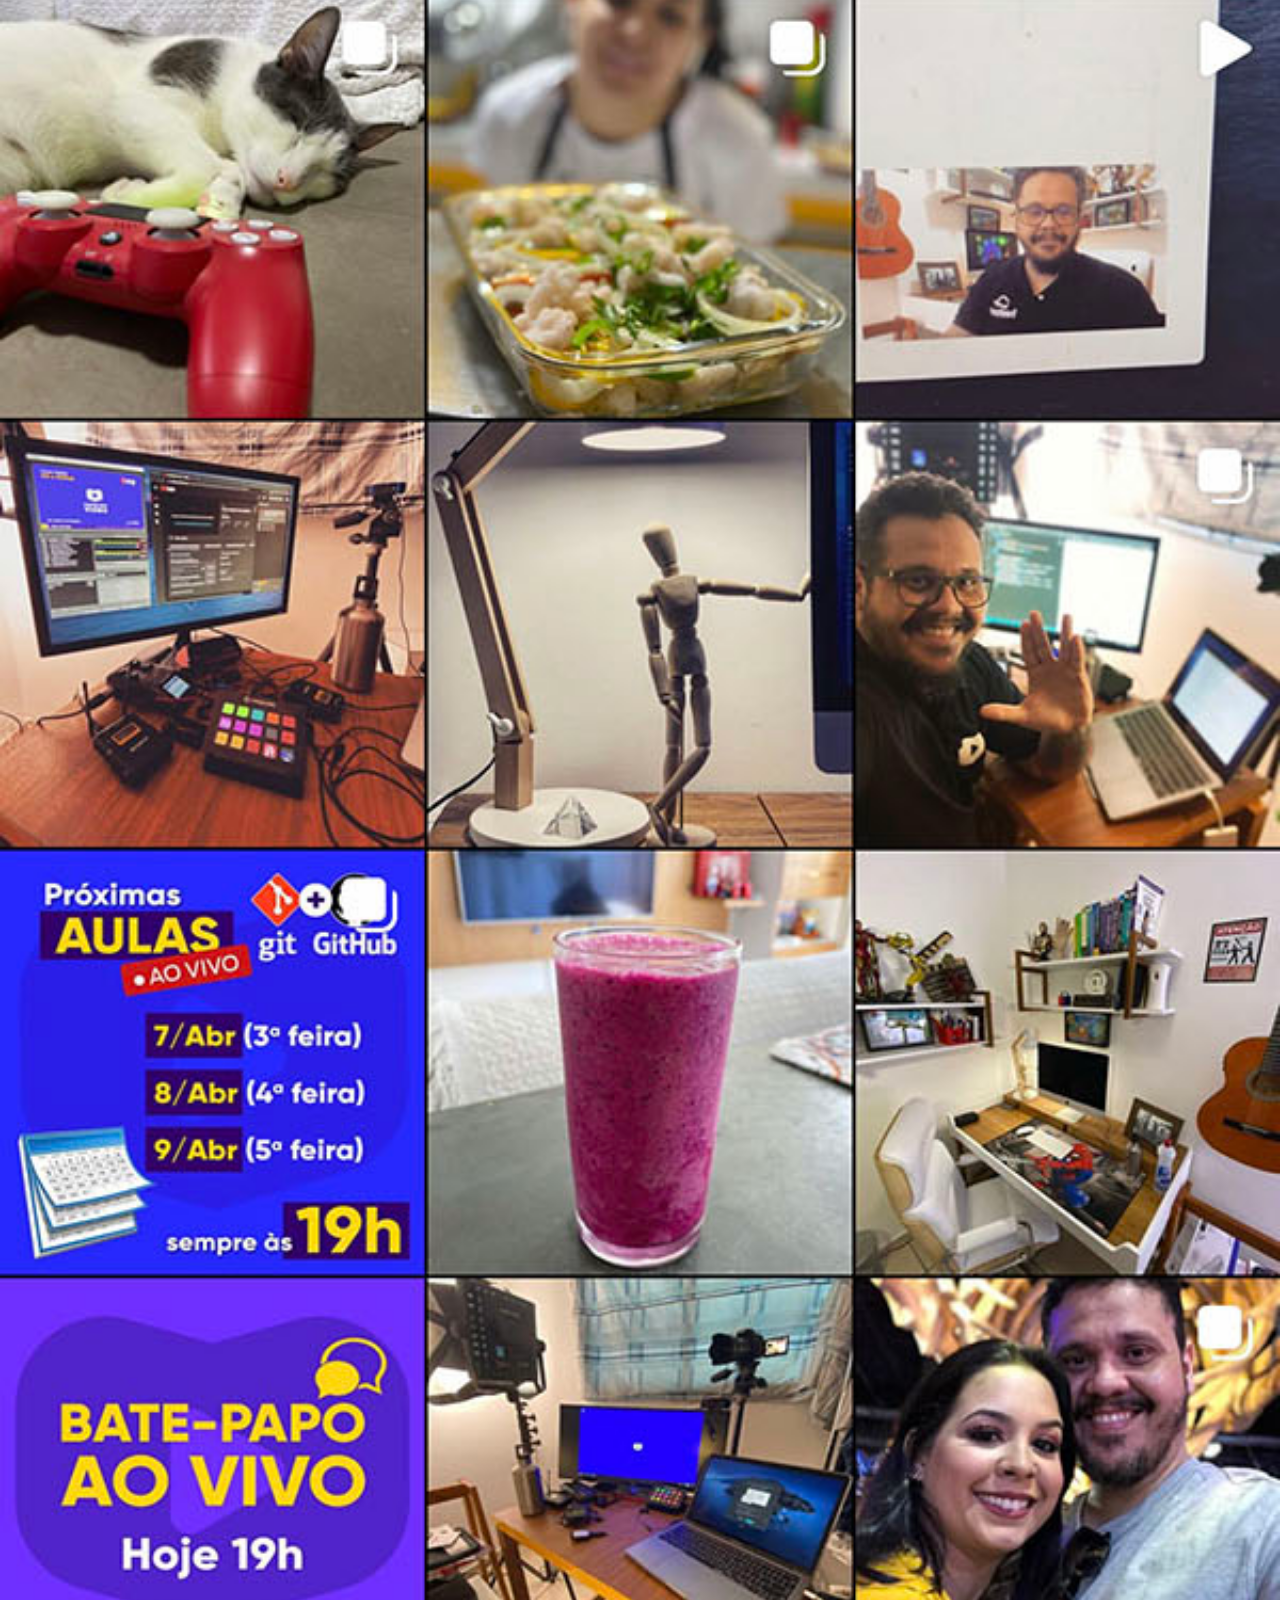
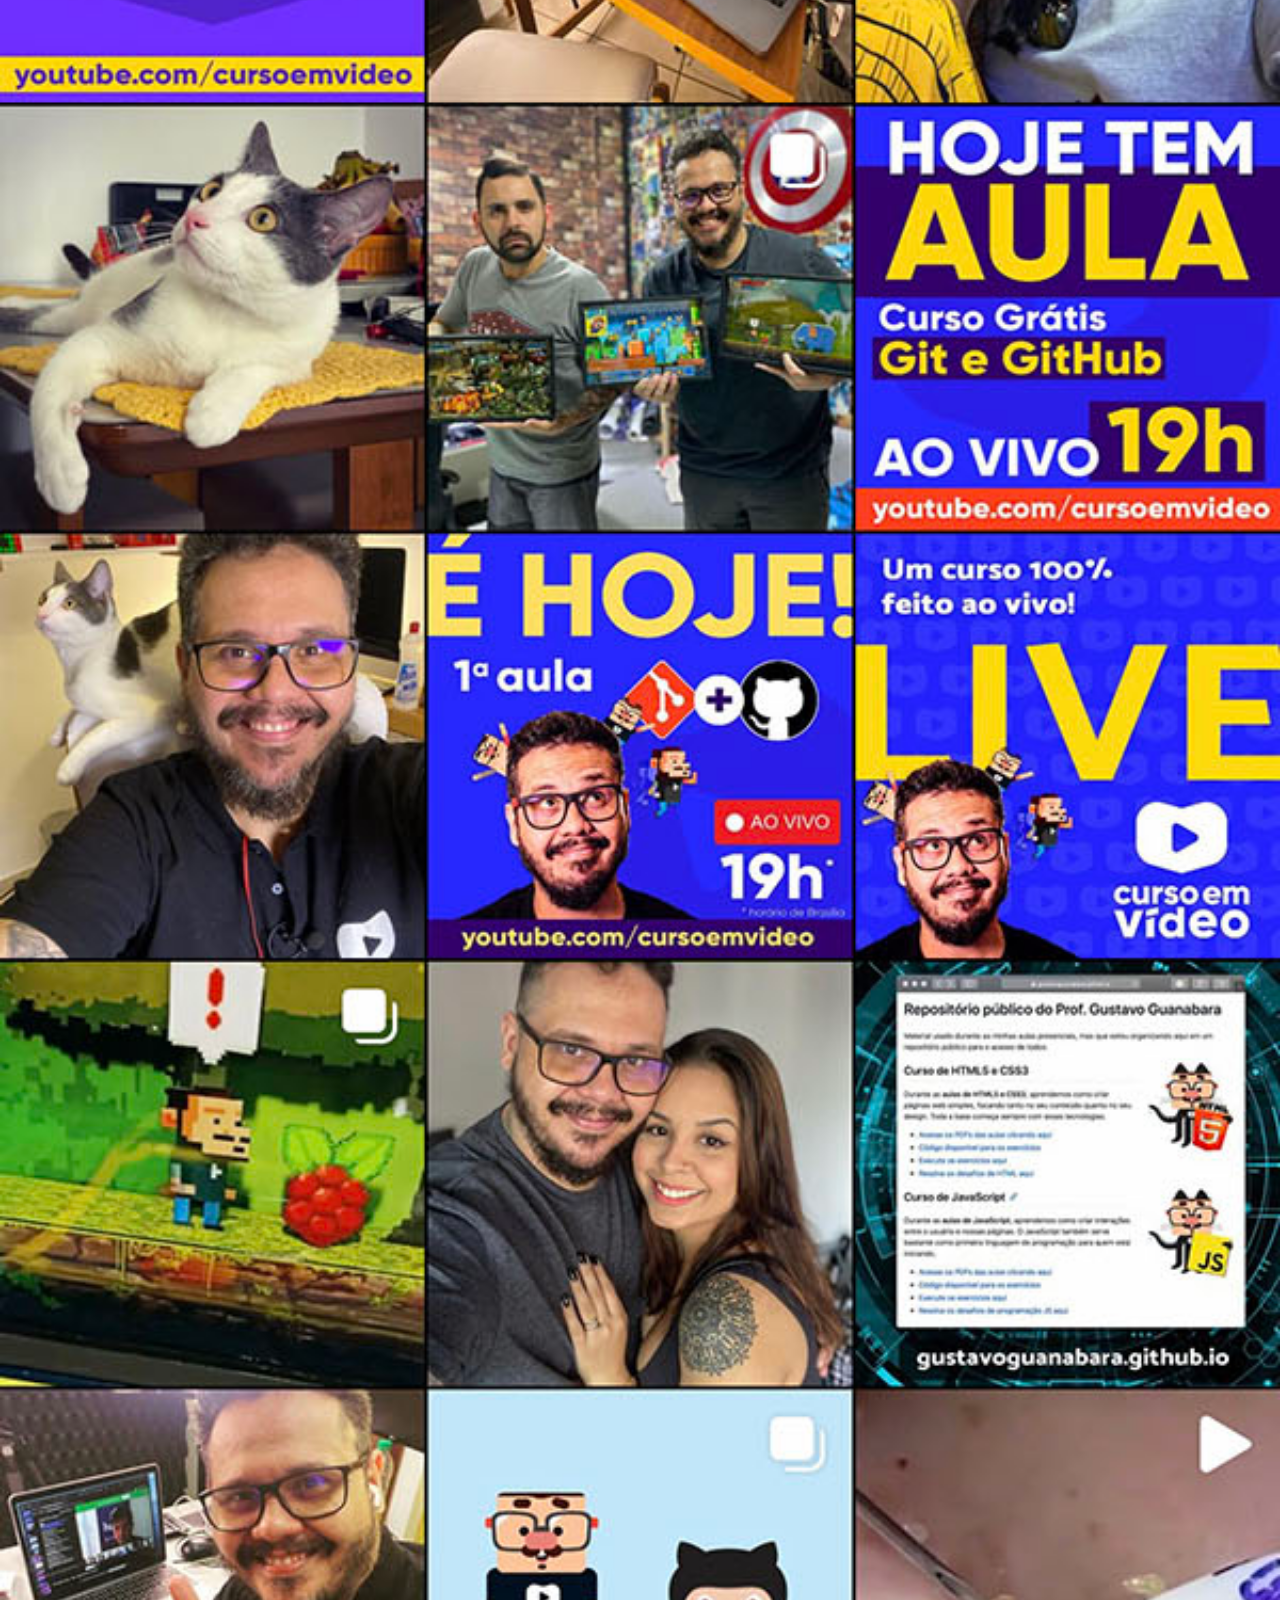
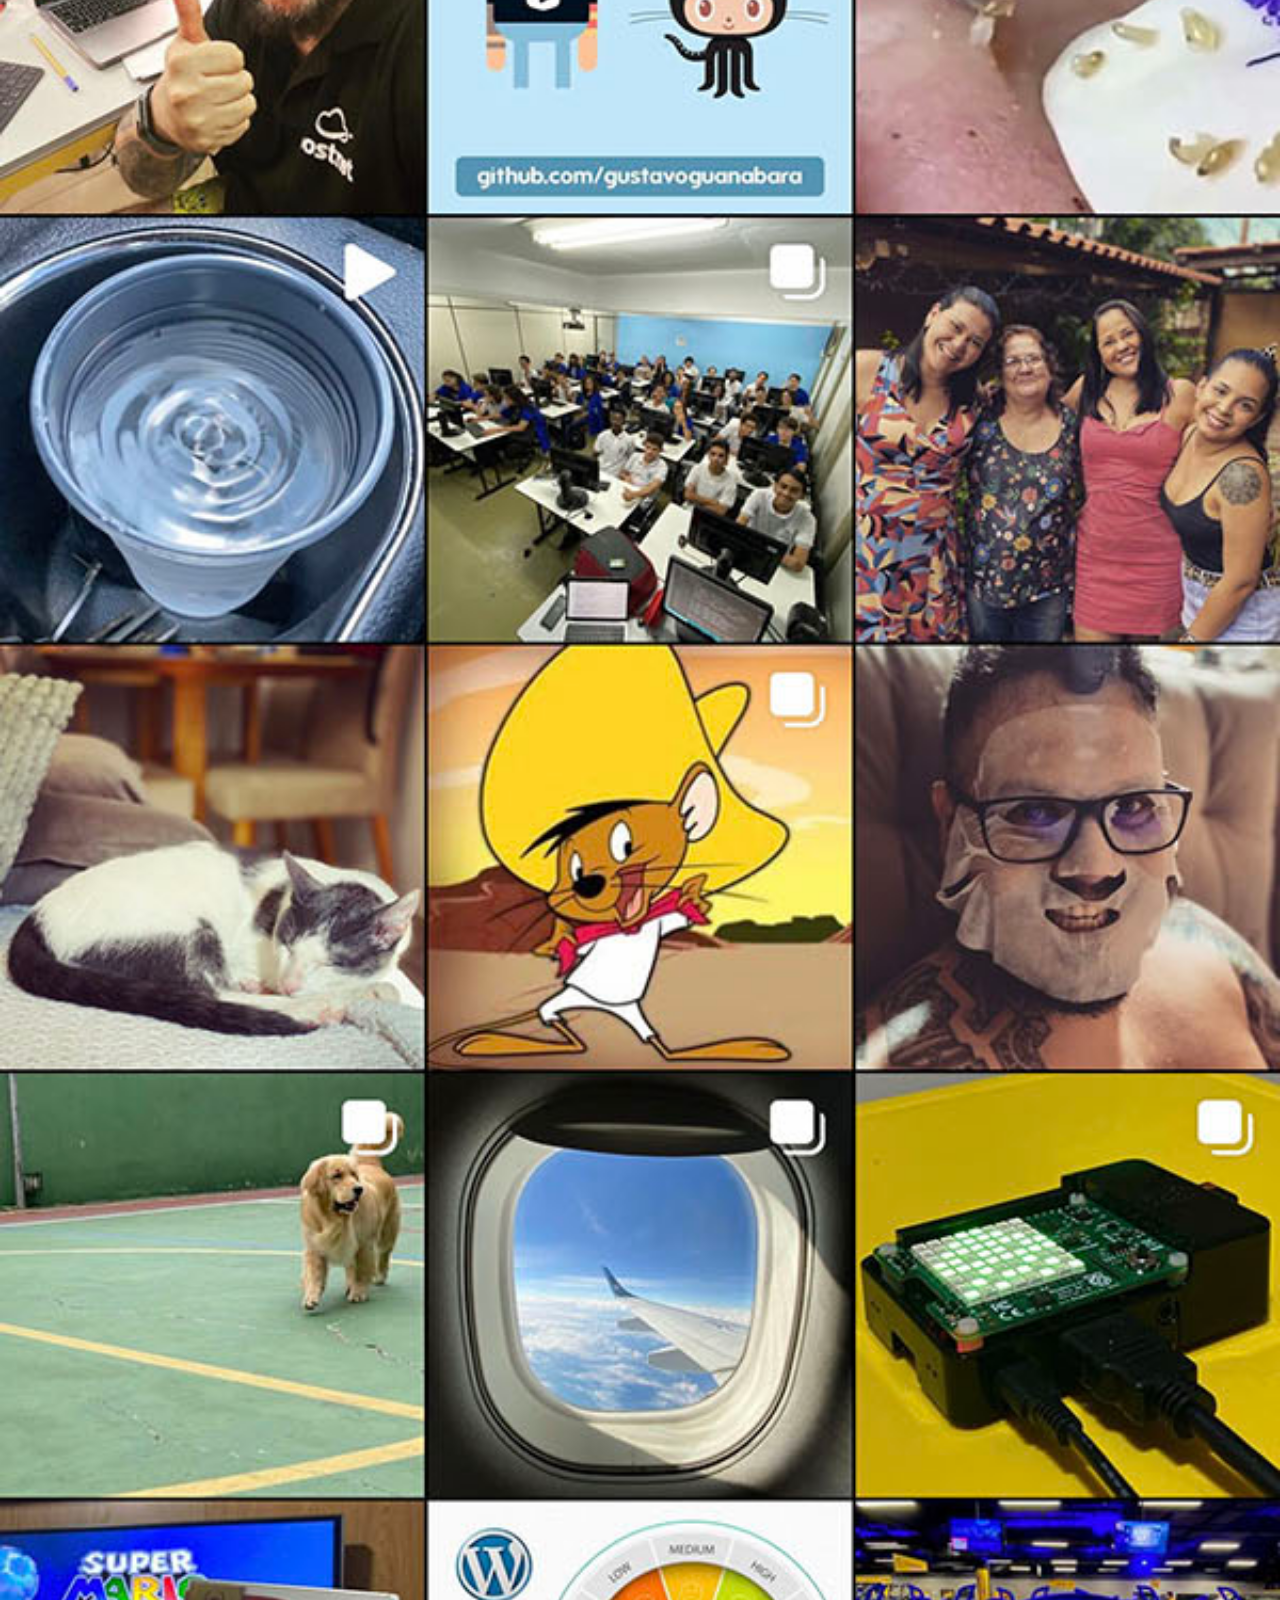
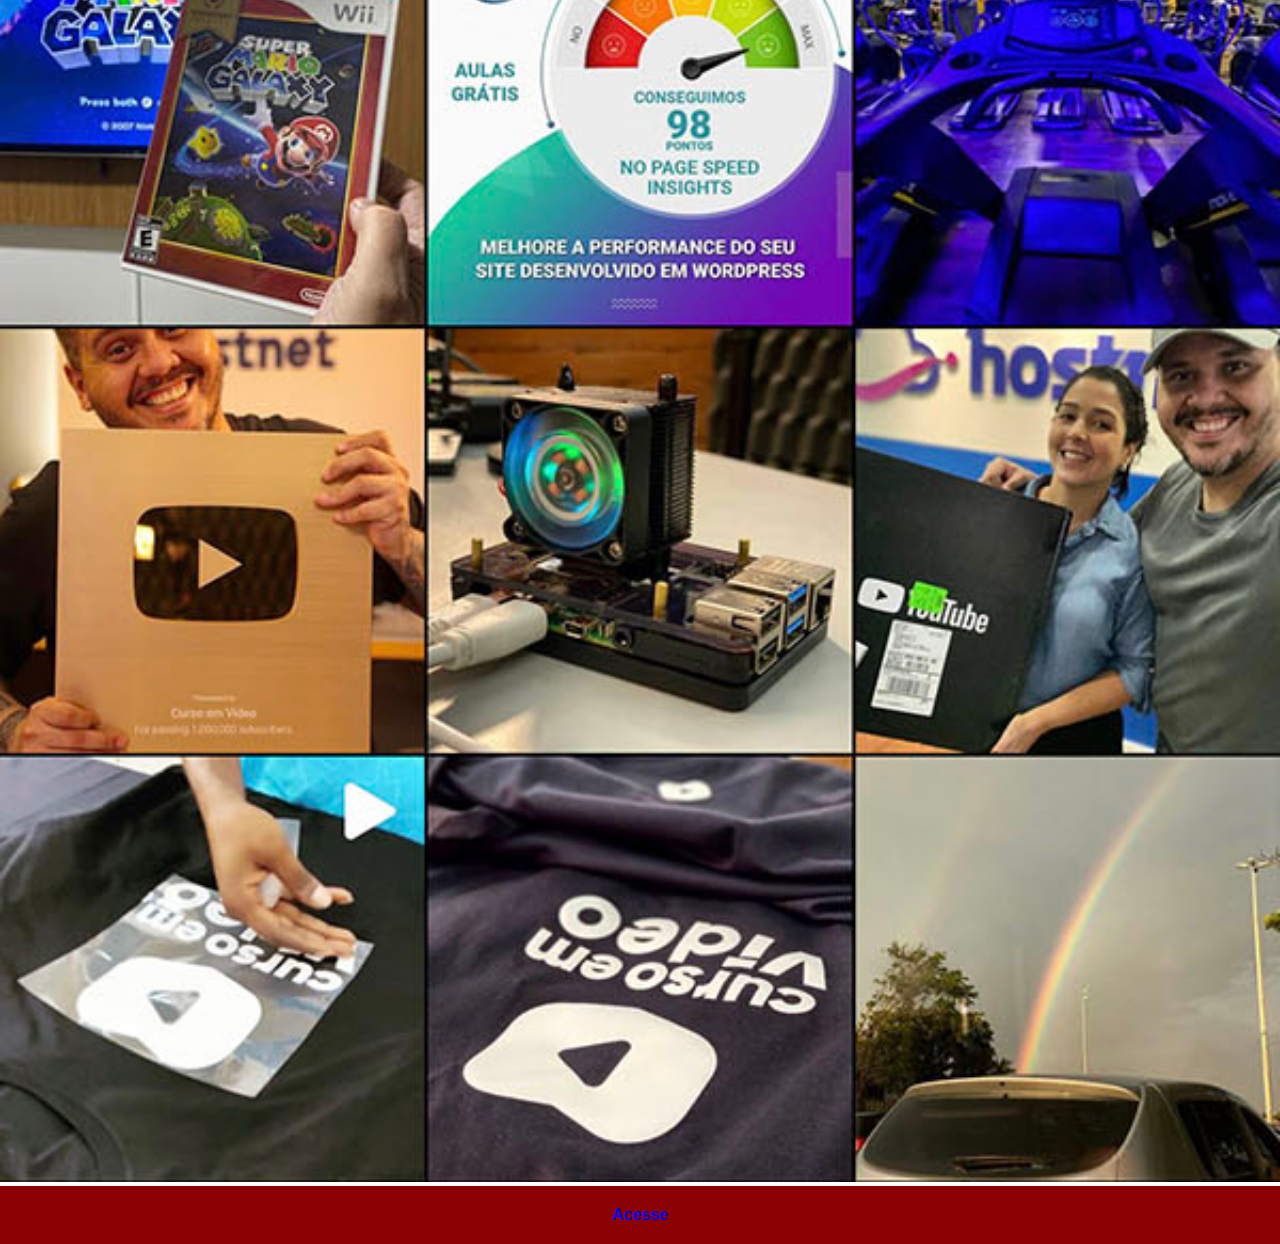
<file: instagram.html>
<!DOCTYPE html>
<html lang="pt-br">
<head>
    <meta charset="UTF-8">
    <meta http-equiv="X-UA-Compatible" content="IE=edge">
    <meta name="viewport" content="width=device-width, initial-scale=1.0">
    <title>Instagram</title>
    <link rel="stylesheet" href="estilos/social.css">
</head>
<body>
    <img src="imagens/tela-instagram.jpg" alt="Instagram">
    <a href="https://www.instagram.com/gustavoguanabara/" target="_blank">Acesse</a>
</body>
</html>
</file>
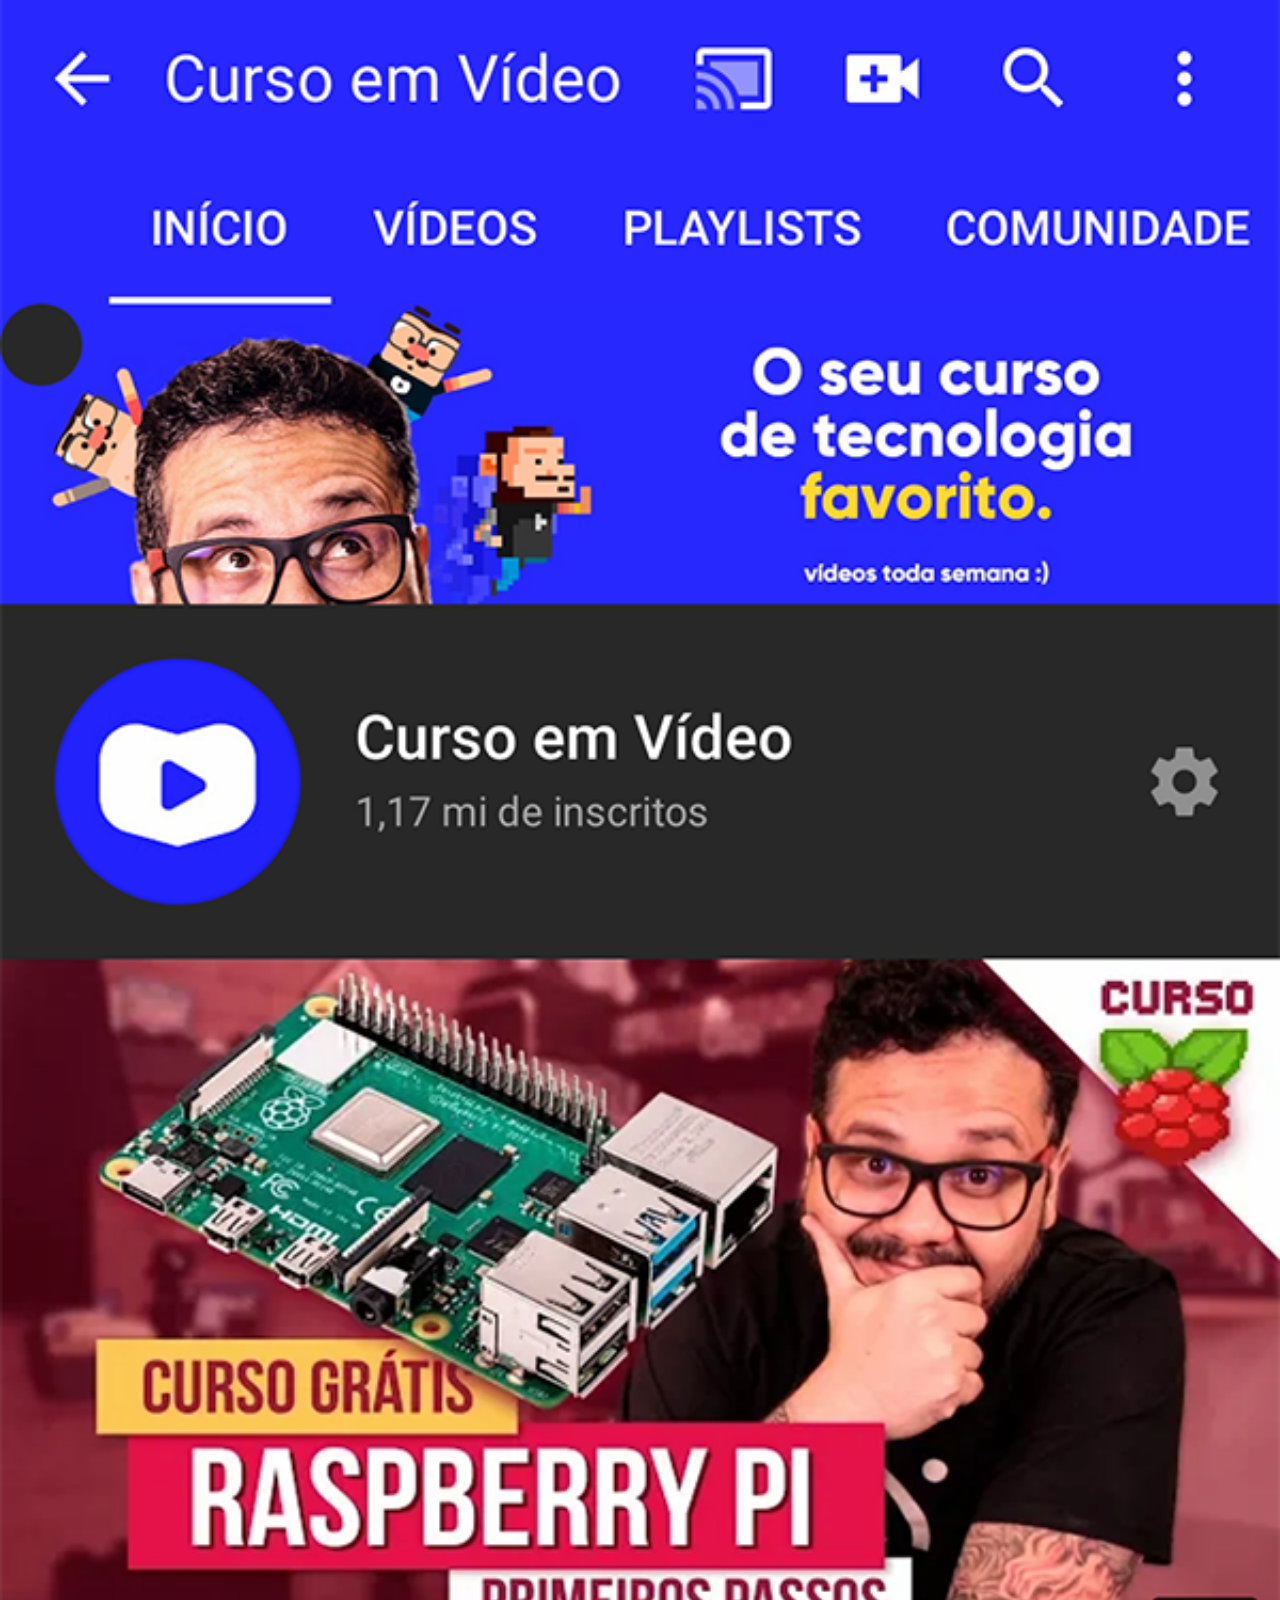
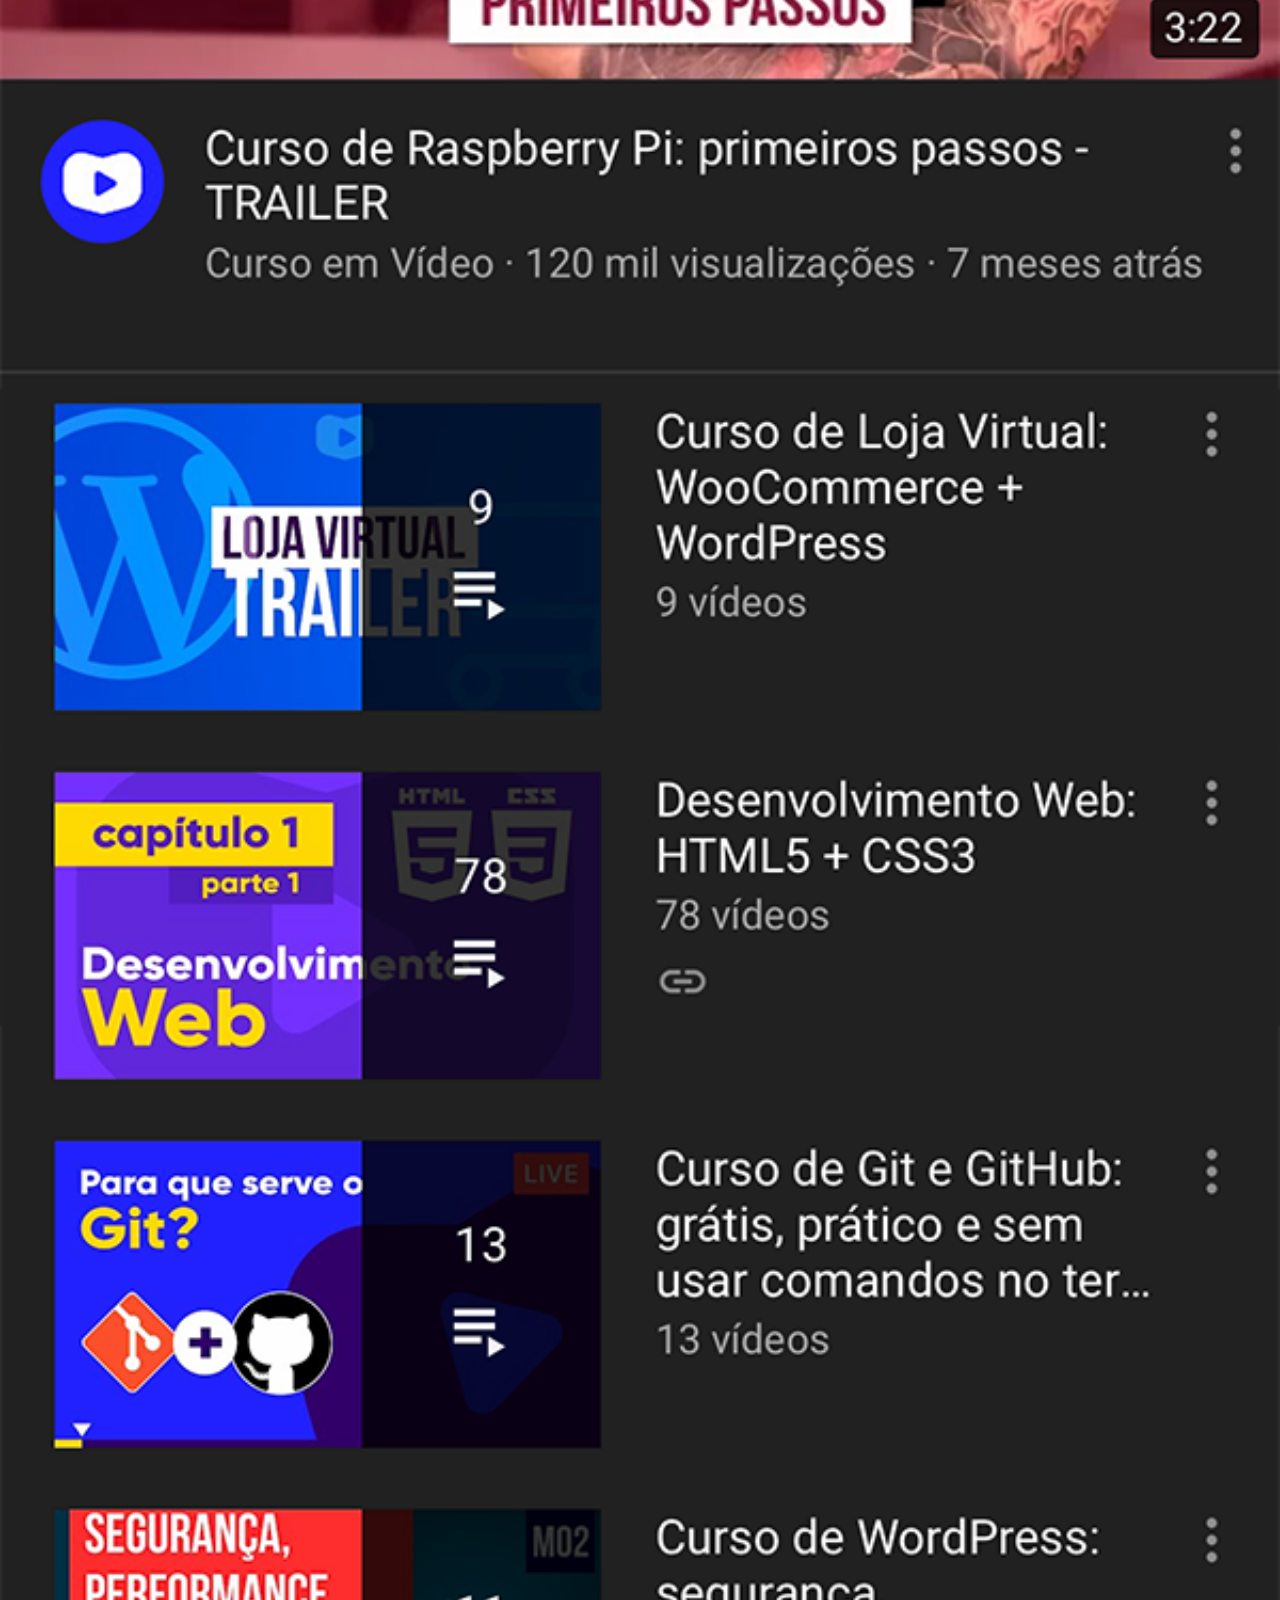
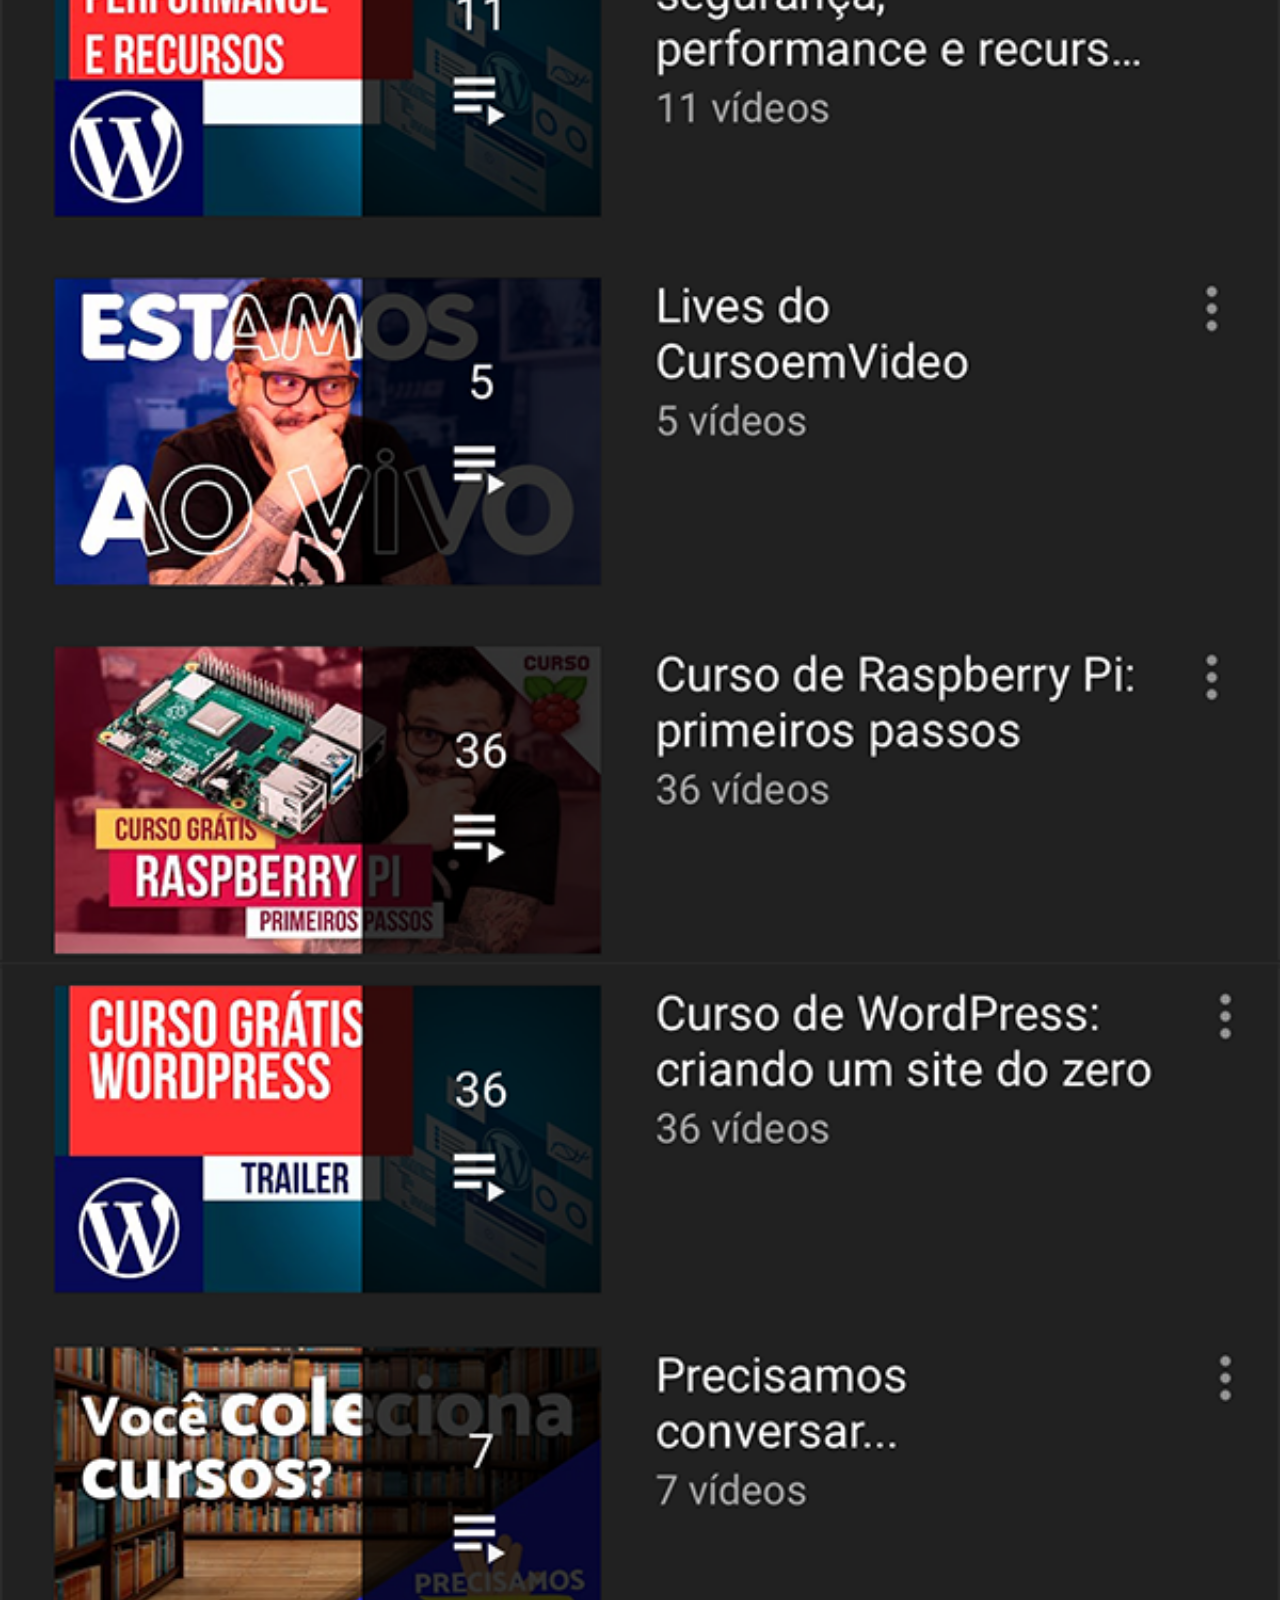
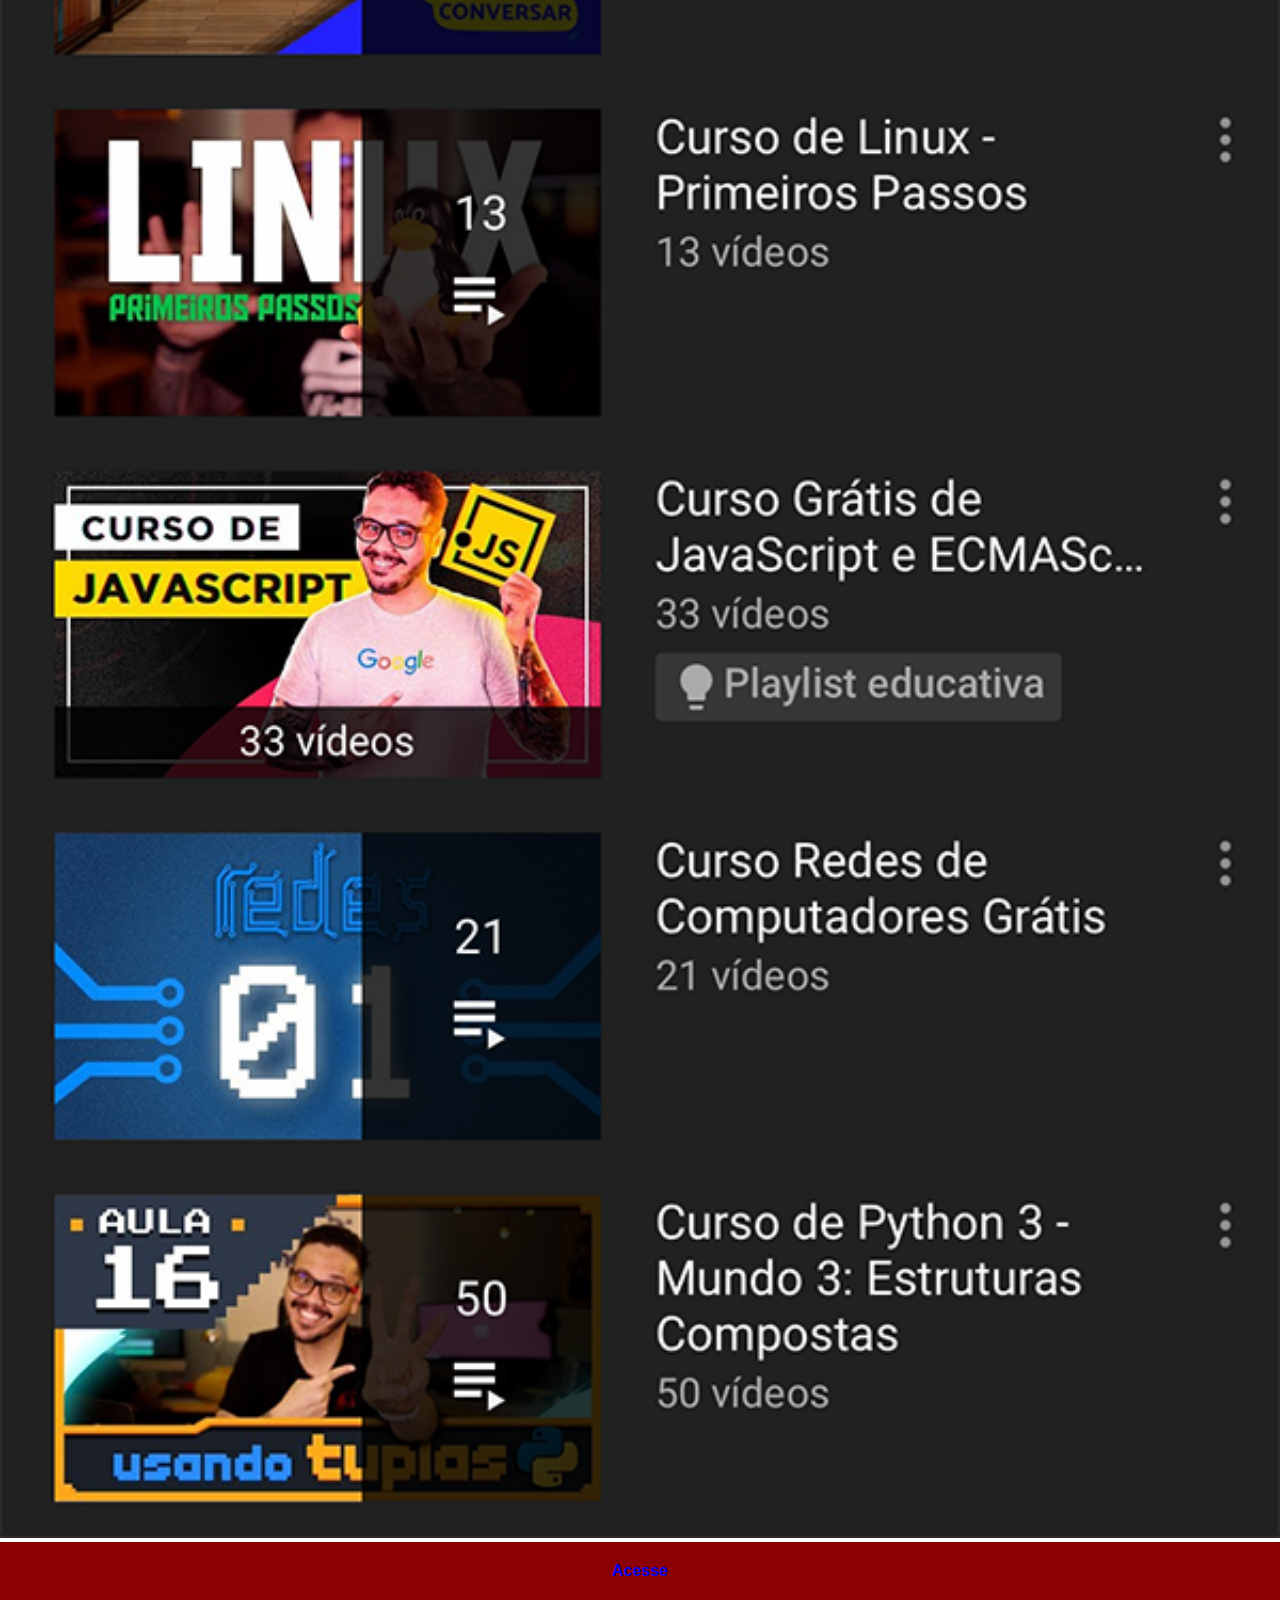
<file: youtube.html>
<!DOCTYPE html>
<html lang="pt-br">
<head>
    <meta charset="UTF-8">
    <meta http-equiv="X-UA-Compatible" content="IE=edge">
    <meta name="viewport" content="width=device-width, initial-scale=1.0">
    <title>Youtube</title>
    <link rel="stylesheet" href="estilos/social.css">
</head>
<body>
    <img src="imagens/tela-youtube.png" alt="Youtube">
    <a href="https://www.youtube.com/user/cursoemvideo/playlists" target="_blank">Acesse</a>
</body>
</html>
</file>
<file: estilos/style.css>
@charset "UTF-8";

*{
    margin: 0px;
    padding: 0px;
}

html, body {
    height: 100vh;
    width: 100vw;
    background-color: black;
}

body {
    background: url('../imagens/fundo-madeira.jpg') no-repeat top center;
    background-size: cover;
    background-attachment: fixed;
}

main{
    height: 100vh;
    position: relative;
}

section#telefone{
    position: absolute;
    top: 50%;
    left: 50%;
    transform: translate(-50%, -50%);
    height: 627px;
    width: 311px;
    background: url('../imagens/frame-iphone.png') no-repeat;
}

iframe#tela {
    position: relative;
    top: 80px;
    left: 22px;
    width: 267px;
    height: 471px;
}

section#redes-sociais {
    text-align: right;
    padding: ;
}

section#redes-sociais img{
    width: 50px;
    margin: 10px;
    border-radius: 50%;
    box-shadow: 2px 2px 2px rgba(0, 0, 0, 0.400);
    box-sizing: border-box;
}

section#redes-sociais img:hover {
    border: 2px solid white;
    transform: translate(-3px, -3px);
    box-shadow: 5px 5px 10px rgba(0, 0, 0, 0.555);
    transition: transform .5s, border 1s;
}
</file>
<file: estilos/social.css>
@charset "UTF-8";

img{
    width: 100vw;

}

::-webkit-scrollbar{
    width: 0px;
    height: 0px;
}

*{
    margin: 0px;
    padding: 0px;
    font-family: Arial, Helvetica, sans-serif;
}

a{
    display: block;
    background-color: darkred;
    padding: 20px;
    text-align: center;
    font-weight: bolder;
    text-decoration: none;
}

a:hover{
    background-color: red;
}
</file>
